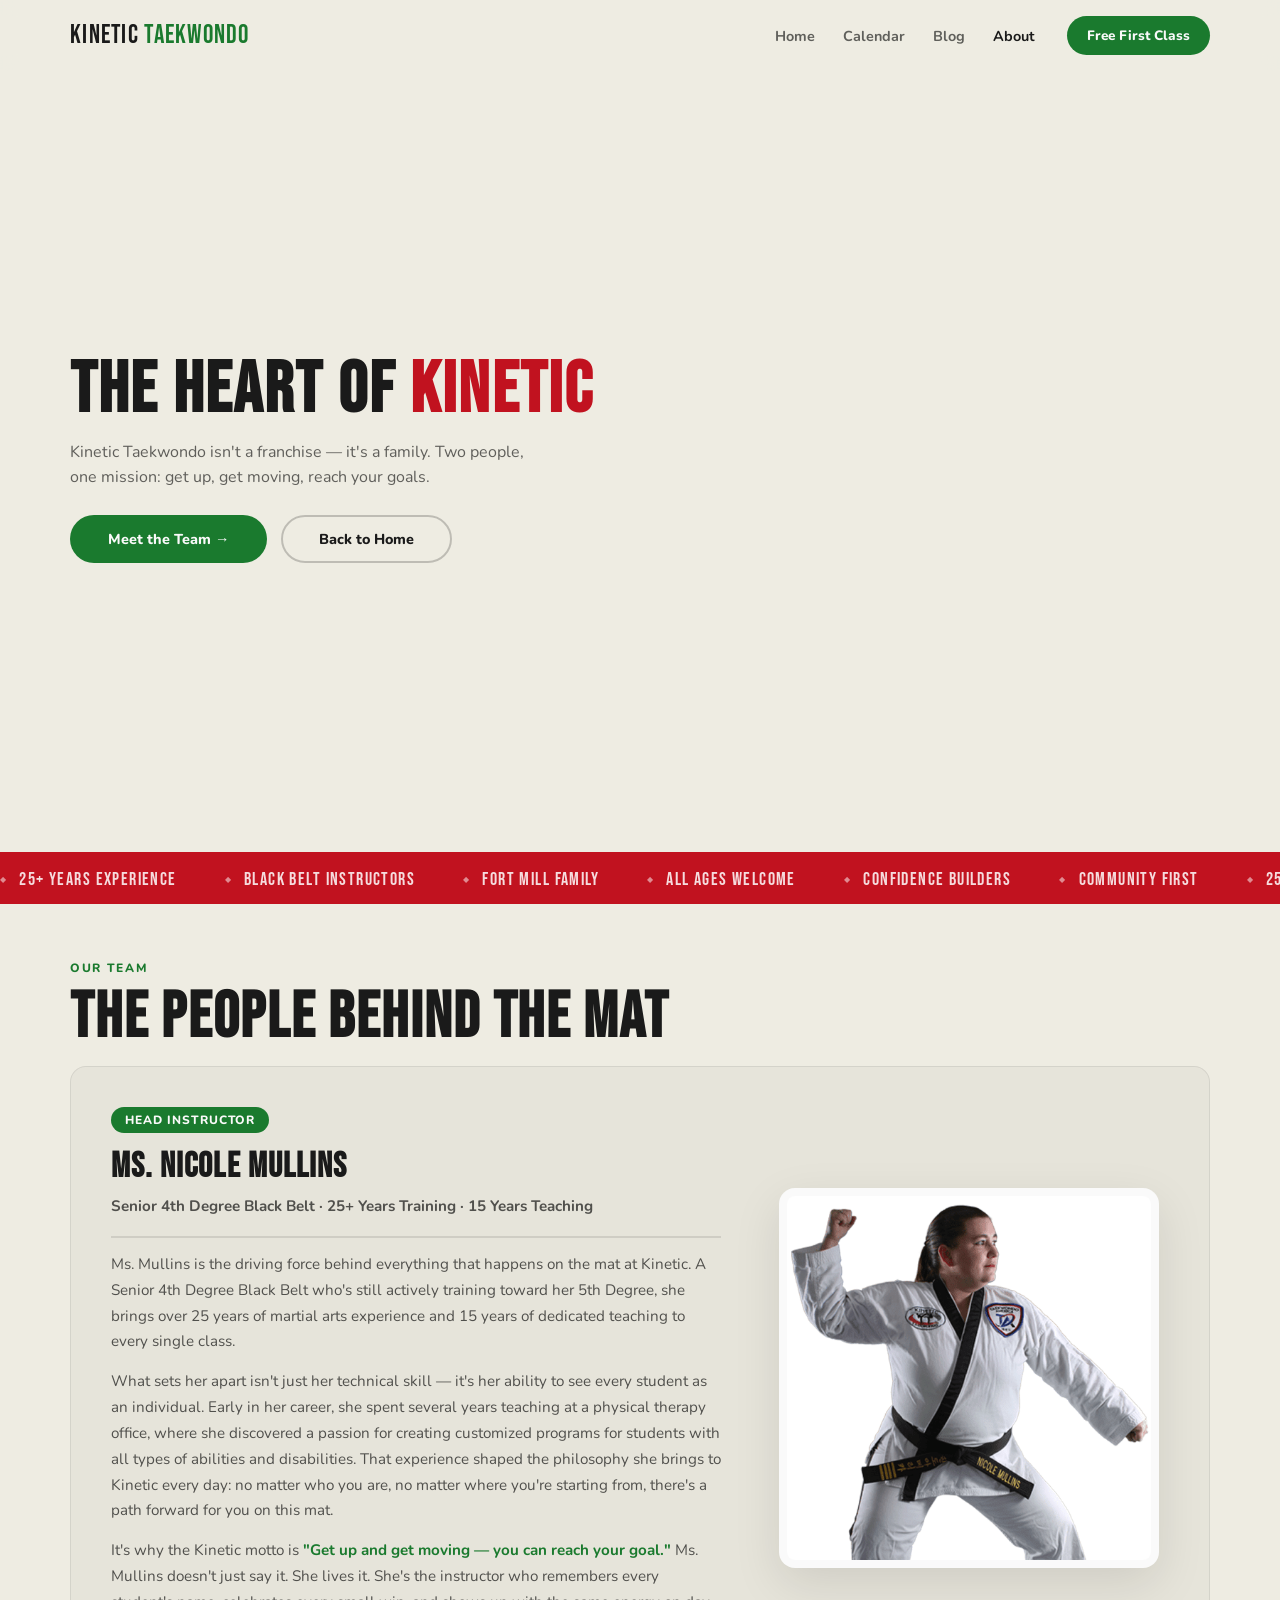
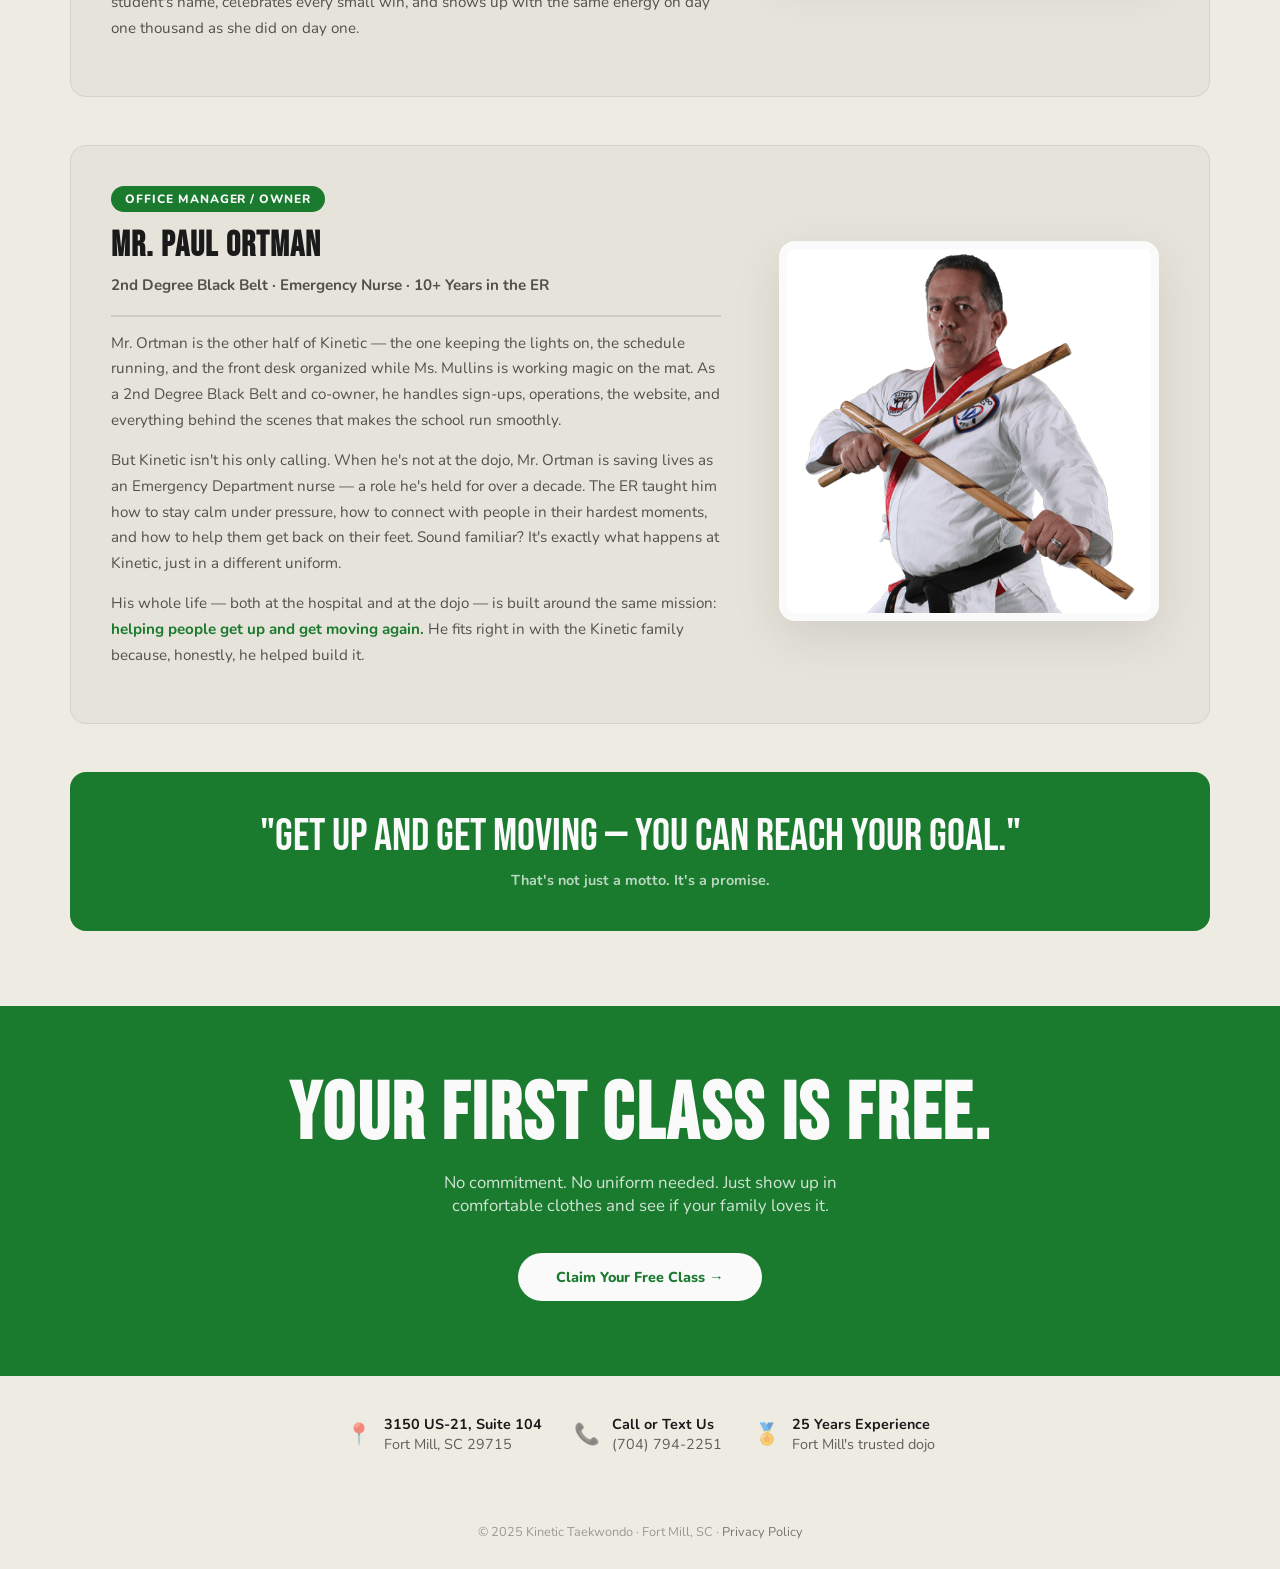
<file: about.html>
<!DOCTYPE html>
<html lang="en">
<head>
<meta charset="UTF-8">
<meta name="viewport" content="width=device-width, initial-scale=1.0">
<title>About | Kinetic Taekwondo · Fort Mill, SC</title>
<link href="https://fonts.googleapis.com/css2?family=Bebas+Neue&family=Nunito:wght@400;600;700;800&display=swap" rel="stylesheet">
<link rel="stylesheet" href="css/style.css?v=18">
<style>
section,.ribbon,.info-bar,.cta-band{position:relative}
section::after,.ribbon::after,.info-bar::after,.cta-band::after{content:'';position:absolute;bottom:-3px;left:0;right:0;height:3px;background:inherit;z-index:10;pointer-events:none}
.ribbon{overflow-x:hidden!important;overflow-y:visible!important}
</style>
</head>
<body>

<!-- NAV -->
<nav>
  <a href="index.html" class="nav-logo">KINETIC <span>TAEKWONDO</span></a>
  <ul class="nav-links">
    <li><a href="index.html">Home</a></li>
    <li><a href="calendar.html">Calendar</a></li>
    <li><a href="blog.html">Blog</a></li>
    <li><a href="about.html" style="color:var(--dark);">About</a></li>

  </ul>
  <a href="index.html#signup" class="nav-cta">Free First Class</a>
  <button class="nav-toggle" aria-label="Menu">☰</button>
</nav>

<!-- HERO -->
<section class="hero hero--compact">
  <div class="hero-eyebrow">Meet Your Instructors</div>
  <h1>The Heart of <span>Kinetic</span></h1>
  <p class="hero-sub">Kinetic Taekwondo isn't a franchise — it's a family. Two people, one mission: get up, get moving, reach your goals.</p>
  <div class="hero-actions">
    <a href="#about" class="btn-primary">Meet the Team →</a>
    <a href="index.html" class="btn-ghost">Back to Home</a>
  </div>
</section>

<!-- RIBBON -->
<div class="ribbon ribbon--hero">
  <div class="ribbon-inner">
    <span class="ribbon-item">25+ Years Experience</span>
    <span class="ribbon-item">Black Belt Instructors</span>
    <span class="ribbon-item">Fort Mill Family</span>
    <span class="ribbon-item">All Ages Welcome</span>
    <span class="ribbon-item">Confidence Builders</span>
    <span class="ribbon-item">Community First</span>
    <span class="ribbon-item">25+ Years Experience</span>
    <span class="ribbon-item">Black Belt Instructors</span>
    <span class="ribbon-item">Fort Mill Family</span>
    <span class="ribbon-item">All Ages Welcome</span>
    <span class="ribbon-item">Confidence Builders</span>
    <span class="ribbon-item">Community First</span>
  </div>
</div>

<!-- ABOUT US -->
<section class="about" id="about">
  <div class="section-label">Our Team</div>
  <h2 class="section-title">The People Behind the Mat</h2>

  <div class="about-grid">

    <div class="about-card about-card--reverse">
      <div class="about-img">
        <img src="img/Nicole-Mullins.webp" alt="Ms. Nicole Mullins — Head Instructor">
      </div>
      <div class="about-info">
        <div class="about-badge">Head Instructor</div>
        <h3>Ms. Nicole Mullins</h3>
        <p class="about-rank">Senior 4th Degree Black Belt · 25+ Years Training · 15 Years Teaching</p>
        <p>Ms. Mullins is the driving force behind everything that happens on the mat at Kinetic. A Senior 4th Degree Black Belt who's still actively training toward her 5th Degree, she brings over 25 years of martial arts experience and 15 years of dedicated teaching to every single class.</p>
        <p>What sets her apart isn't just her technical skill — it's her ability to see every student as an individual. Early in her career, she spent several years teaching at a physical therapy office, where she discovered a passion for creating customized programs for students with all types of abilities and disabilities. That experience shaped the philosophy she brings to Kinetic every day: no matter who you are, no matter where you're starting from, there's a path forward for you on this mat.</p>
        <p>It's why the Kinetic motto is <strong>"Get up and get moving — you can reach your goal."</strong> Ms. Mullins doesn't just say it. She lives it. She's the instructor who remembers every student's name, celebrates every small win, and shows up with the same energy on day one thousand as she did on day one.</p>
      </div>
    </div>

    <div class="about-card about-card--reverse">
      <div class="about-img">
        <img src="img/Paul-Ortman.webp" alt="Mr. Paul Ortman — Office Manager & Owner">
      </div>
      <div class="about-info">
        <div class="about-badge">Office Manager / Owner</div>
        <h3>Mr. Paul Ortman</h3>
        <p class="about-rank">2nd Degree Black Belt · Emergency Nurse · 10+ Years in the ER</p>
        <p>Mr. Ortman is the other half of Kinetic — the one keeping the lights on, the schedule running, and the front desk organized while Ms. Mullins is working magic on the mat. As a 2nd Degree Black Belt and co-owner, he handles sign-ups, operations, the website, and everything behind the scenes that makes the school run smoothly.</p>
        <p>But Kinetic isn't his only calling. When he's not at the dojo, Mr. Ortman is saving lives as an Emergency Department nurse — a role he's held for over a decade. The ER taught him how to stay calm under pressure, how to connect with people in their hardest moments, and how to help them get back on their feet. Sound familiar? It's exactly what happens at Kinetic, just in a different uniform.</p>
        <p>His whole life — both at the hospital and at the dojo — is built around the same mission: <strong>helping people get up and get moving again.</strong> He fits right in with the Kinetic family because, honestly, he helped build it.</p>
      </div>
    </div>

  </div>

  <div class="about-motto">
    <p>"Get up and get moving — you can reach your goal."</p>
    <span>That's not just a motto. It's a promise.</span>
  </div>
</section>

<!-- CTA BAND -->
<section class="cta-band">
  <h2>YOUR FIRST CLASS IS FREE.</h2>
  <p>No commitment. No uniform needed. Just show up in comfortable clothes and see if your family loves it.</p>
  <a href="index.html#signup" class="btn-primary btn-primary--inverted">Claim Your Free Class →</a>
</section>

<!-- INFO BAR -->
<div class="info-bar">
  <div class="info-item">
    <span class="info-icon">📍</span>
    <span><strong>3150 US-21, Suite 104</strong><br>Fort Mill, SC 29715</span>
  </div>
  <div class="info-item">
    <span class="info-icon">📞</span>
    <span><strong>Call or Text Us</strong><br>(704) 794-2251</span>
  </div>
  <div class="info-item">
    <span class="info-icon">🏅</span>
    <span><strong>25 Years Experience</strong><br>Fort Mill's trusted dojo</span>
  </div>
</div>

<!-- FOOTER -->
<footer>
  <p>© 2025 Kinetic Taekwondo · Fort Mill, SC · <a href="#">Privacy Policy</a></p>
</footer>

<script>
document.querySelector('.nav-toggle').addEventListener('click', function() {
  document.querySelector('.nav-links').classList.toggle('open');
});
document.querySelectorAll('.nav-links a').forEach(function(link) {
  link.addEventListener('click', function() {
    document.querySelector('.nav-links').classList.remove('open');
  });
});
</script>
</body>
</html>
</file>
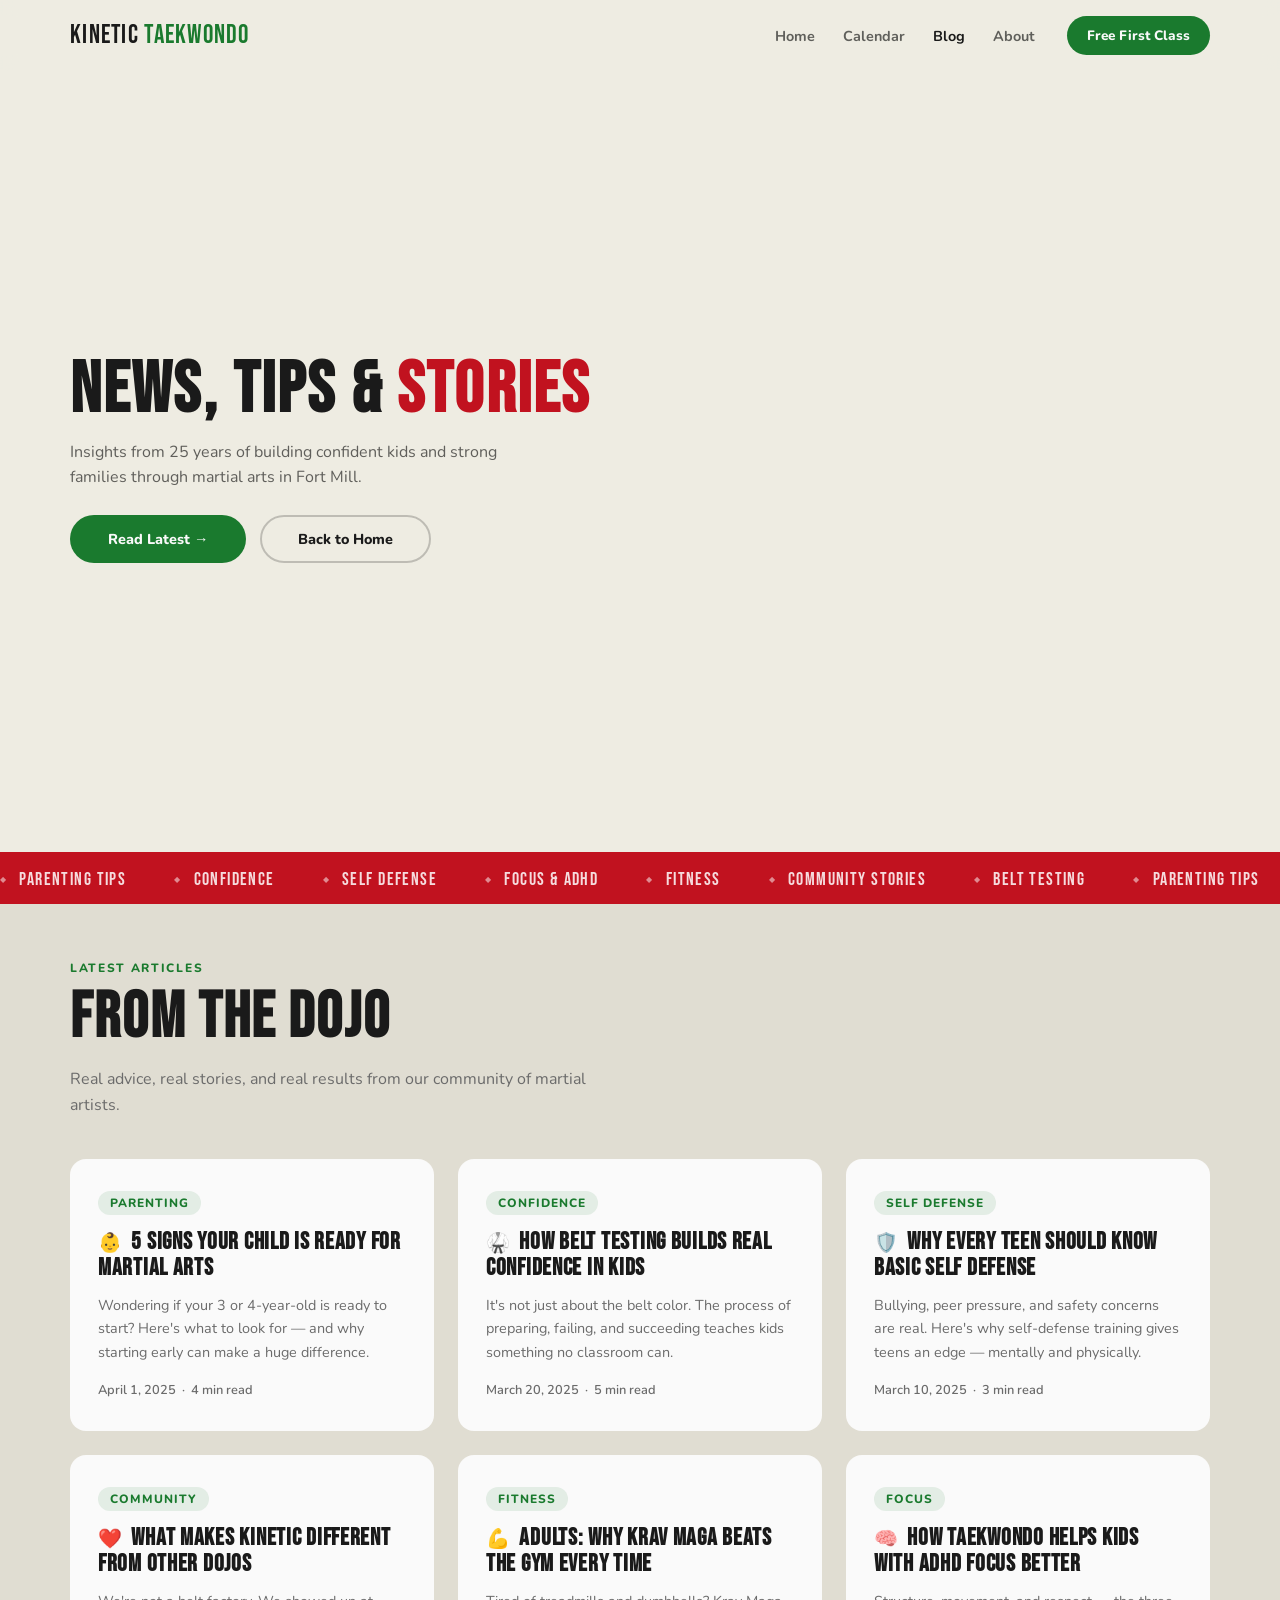
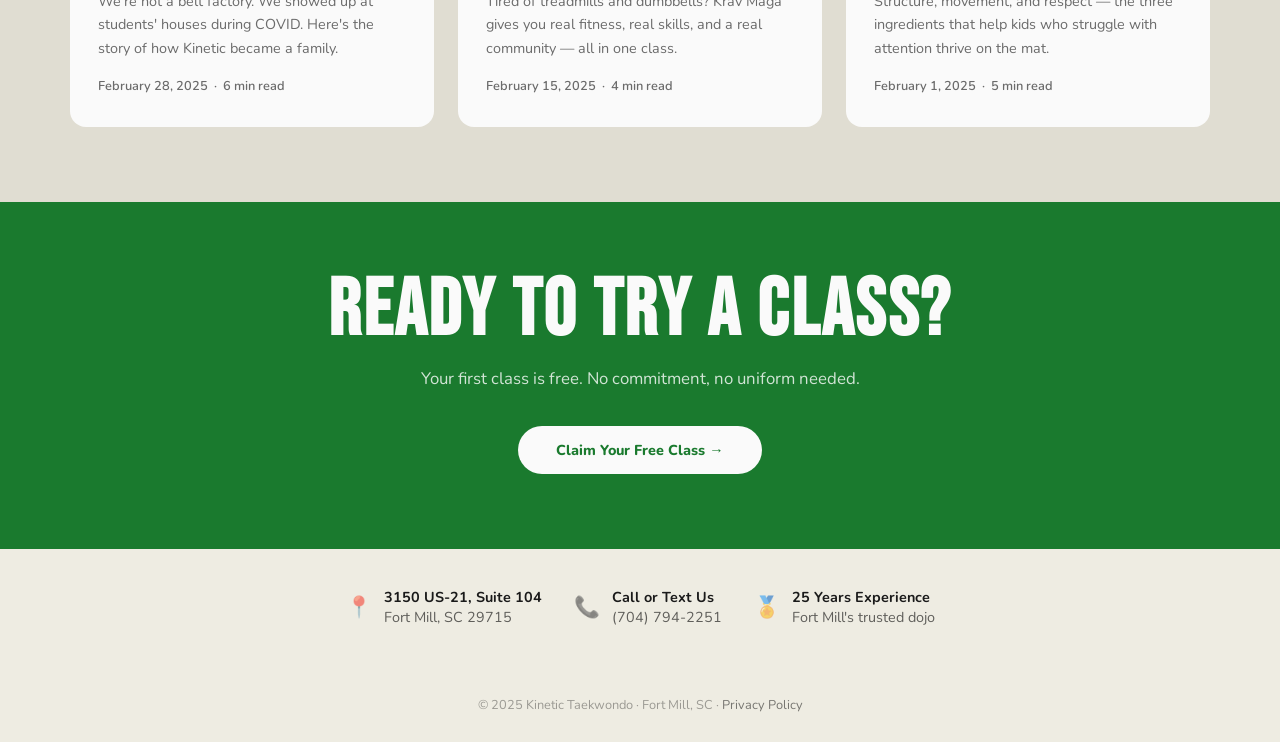
<file: blog.html>
<!DOCTYPE html>
<html lang="en">
<head>
<meta charset="UTF-8">
<meta name="viewport" content="width=device-width, initial-scale=1.0">
<title>Blog | Kinetic Taekwondo · Fort Mill, SC</title>
<link href="https://fonts.googleapis.com/css2?family=Bebas+Neue&family=Nunito:wght@400;600;700;800&display=swap" rel="stylesheet">
<link rel="stylesheet" href="css/style.css?v=18">
<style>
section,.ribbon,.info-bar,.cta-band{position:relative}
section::after,.ribbon::after,.info-bar::after,.cta-band::after{content:'';position:absolute;bottom:-3px;left:0;right:0;height:3px;background:inherit;z-index:10;pointer-events:none}
.ribbon{overflow-x:hidden!important;overflow-y:visible!important}
</style>
</head>
<body>

<!-- NAV -->
<nav>
  <a href="index.html" class="nav-logo">KINETIC <span>TAEKWONDO</span></a>
  <ul class="nav-links">
    <li><a href="index.html">Home</a></li>
    <li><a href="calendar.html">Calendar</a></li>
    <li><a href="blog.html" style="color:var(--dark);">Blog</a></li>
    <li><a href="about.html">About</a></li>

  </ul>
  <a href="index.html#signup" class="nav-cta">Free First Class</a>
  <button class="nav-toggle" aria-label="Menu">☰</button>
</nav>

<!-- HERO -->
<section class="hero hero--compact">
  <div class="hero-eyebrow">Kinetic Taekwondo Blog</div>
  <h1>News, Tips & <span>Stories</span></h1>
  <p class="hero-sub">Insights from 25 years of building confident kids and strong families through martial arts in Fort Mill.</p>
  <div class="hero-actions">
    <a href="#posts" class="btn-primary">Read Latest →</a>
    <a href="index.html" class="btn-ghost">Back to Home</a>
  </div>
</section>

<!-- RIBBON -->
<div class="ribbon ribbon--hero">
  <div class="ribbon-inner">
    <span class="ribbon-item">Parenting Tips</span>
    <span class="ribbon-item">Confidence</span>
    <span class="ribbon-item">Self Defense</span>
    <span class="ribbon-item">Focus & ADHD</span>
    <span class="ribbon-item">Fitness</span>
    <span class="ribbon-item">Community Stories</span>
    <span class="ribbon-item">Belt Testing</span>
    <span class="ribbon-item">Parenting Tips</span>
    <span class="ribbon-item">Confidence</span>
    <span class="ribbon-item">Self Defense</span>
    <span class="ribbon-item">Focus & ADHD</span>
    <span class="ribbon-item">Fitness</span>
    <span class="ribbon-item">Community Stories</span>
    <span class="ribbon-item">Belt Testing</span>
  </div>
</div>

<!-- BLOG POSTS -->
<section class="programs" id="posts">
  <div class="section-label">Latest Articles</div>
  <h2 class="section-title">From the Dojo</h2>
  <p class="section-sub">Real advice, real stories, and real results from our community of martial artists.</p>
  <div class="blog-grid" id="blogGrid"></div>
</section>

<!-- BLOG MODAL -->
<div class="blog-modal-overlay" id="blogModal">
  <div class="blog-modal">
    <button class="blog-modal-close" id="blogModalClose">&times;</button>
    <div class="blog-modal-tag" id="modalTag"></div>
    <h2 class="blog-modal-title" id="modalTitle"></h2>
    <div class="blog-modal-meta" id="modalMeta"></div>
    <div class="blog-modal-body" id="modalBody"></div>
    <div style="margin-top:32px;text-align:center;">
      <a href="index.html#signup" class="btn-primary">Ready to Start? Claim Your Free Class →</a>
    </div>
  </div>
</div>

<!-- CTA BAND -->
<section class="cta-band">
  <h2>READY TO TRY A CLASS?</h2>
  <p>Your first class is free. No commitment, no uniform needed.</p>
  <a href="index.html#signup" class="btn-primary btn-primary--inverted">Claim Your Free Class →</a>
</section>

<!-- INFO BAR -->
<div class="info-bar">
  <div class="info-item">
    <span class="info-icon">📍</span>
    <span><strong>3150 US-21, Suite 104</strong><br>Fort Mill, SC 29715</span>
  </div>
  <div class="info-item">
    <span class="info-icon">📞</span>
    <span><strong>Call or Text Us</strong><br>(704) 794-2251</span>
  </div>
  <div class="info-item">
    <span class="info-icon">🏅</span>
    <span><strong>25 Years Experience</strong><br>Fort Mill's trusted dojo</span>
  </div>
</div>

<!-- FOOTER -->
<footer>
  <p>© 2025 Kinetic Taekwondo · Fort Mill, SC · <a href="#">Privacy Policy</a></p>
</footer>

<script>
const blogPosts = [
  {
    emoji: '👶',
    tag: 'Parenting',
    title: '5 Signs Your Child Is Ready for Martial Arts',
    preview: 'Wondering if your 3 or 4-year-old is ready to start? Here\'s what to look for — and why starting early can make a huge difference.',
    date: 'April 1, 2025',
    readTime: '4 min read',
    body: `
      <p>It's one of the most common questions we hear from parents at Kinetic: "Is my kid old enough to start?" The truth is, there's no magic age — but there are some clear signals that your child is ready to step onto the mat and begin their martial arts journey. After 25 years of working with kids as young as three, we've learned to spot the signs that a child will thrive in our program. Here are the five biggest ones we look for.</p>

      <h3>1. They Can Follow Simple Instructions</h3>
      <p>We're not talking about perfect obedience here — far from it. If your child can understand basic directions like "stand here," "line up," or "wait your turn," that's more than enough. Our Little Dragons program for ages 3–5 is specifically designed around short attention spans. Activities change every 3–4 minutes, so kids stay engaged without needing to sit still for long stretches. The ability to try to listen is all we need. We'll handle the rest.</p>

      <h3>2. They Have Energy to Burn</h3>
      <p>If your kid is bouncing off the walls at home, climbing the furniture, and running laps around the living room — that's not a problem, that's a superpower waiting to be channeled. Taekwondo takes all of that raw, unstructured energy and funnels it into purposeful movement: kicks, blocks, jumps, rolls, and partner drills. Parents are consistently amazed at how calm and focused their kids are after class. It's not magic — it's what happens when that energy has somewhere meaningful to go.</p>

      <h3>3. They Show Interest in Physical Activity</h3>
      <p>Whether it's pretending to be a ninja in the backyard, play-fighting with siblings, or doing somersaults on the couch — these are all signs that your child has a natural affinity for physical movement. Martial arts meets kids exactly where that instinct lives and shapes it into something productive. Instead of telling them to stop jumping on the bed, we give them a place where jumping, kicking, and yelling are not only allowed — they're encouraged. We take that natural energy and turn it into discipline, coordination, and confidence.</p>

      <h3>4. They're Starting to Interact with Other Kids</h3>
      <p>Martial arts is inherently social, even though it's technically an individual sport. In every class, kids work with partners, line up by rank, take turns on the mat, and cheer each other on during drills. If your child is beginning to show interest in playing with other kids — even if they're still figuring out sharing and turn-taking — the dojo is a fantastic environment to develop those skills in a structured, supportive setting. Many of our students form their closest friendships right here on the mat.</p>

      <h3>5. YOU Feel Ready</h3>
      <p>Here's the one nobody talks about: the biggest factor in whether your child succeeds in martial arts isn't their age or ability — it's your commitment as a parent. If you're ready to bring them consistently, encourage them when it's hard, and celebrate their small wins, they will flourish. Kids are incredibly perceptive. They pick up on your energy, your enthusiasm, and your belief in them. When you're excited about their journey, they'll be excited too. And honestly, most parents end up loving it just as much as their kids.</p>

      <div class="takeaway"><strong>Bottom Line</strong>Most kids are ready to start between ages 3 and 5, and at Kinetic, we meet every child exactly where they are. There's no pressure, no long-term contracts, and your first class is completely free. Come see for yourself — you might be surprised how quickly your little one takes to it.</div>
    `
  },
  {
    emoji: '🥋',
    tag: 'Confidence',
    title: 'How Belt Testing Builds Real Confidence in Kids',
    preview: 'It\'s not just about the belt color. The process of preparing, failing, and succeeding teaches kids something no classroom can.',
    date: 'March 20, 2025',
    readTime: '5 min read',
    body: `
      <p>If you've ever watched a child tie on a new belt for the first time, you've seen something special — a moment of genuine, earned pride that can't be faked or fast-tracked. At Kinetic, belt testing isn't just a ceremony or a formality. It's a process that teaches kids one of the most important lessons they'll ever learn: that real confidence comes from doing hard things, not from being told you're great. Here's how the journey from one belt to the next transforms kids from the inside out.</p>

      <h3>The Weeks Before: Building Grit</h3>
      <p>Long before test day arrives, students begin preparing — and that's where the real magic happens. They practice forms at home in front of the mirror. They drill techniques in class over and over until the movements become second nature. They face the uncomfortable reality that they might not be ready yet, that there are parts of their form that need work, that their kicks aren't quite high enough. This process — the struggle, the repetition, the self-doubt followed by small breakthroughs — is exactly where confidence is built. Not from winning easily, but from persisting through something genuinely difficult. By the time test day comes, they've already grown more than they realize.</p>

      <h3>Test Day: Facing Fear</h3>
      <p>There's nothing quite like the nervous energy in the dojo on belt testing day. Students stand in front of their instructors, their parents, and their peers, knowing that every eye in the room is on them. Their palms sweat. Their hearts race. And then they perform anyway. This is one of the most valuable experiences we offer — the chance to feel afraid and do it anyway. Kids learn that nervousness doesn't mean they can't do something. It just means it matters to them. That lesson transfers directly to school presentations, job interviews, sports tryouts, and every other moment in life where they need to show up under pressure.</p>

      <h3>After the Test: Earned Pride</h3>
      <p>When a child ties on a new belt at the ceremony, they know — deep in their bones — that they earned it. Nobody handed it to them. There was no participation trophy. They put in hours of work, faced a real challenge, and came through on the other side. That feeling of earned accomplishment is fundamentally different from praise or rewards that are given freely. It builds a kind of internal confidence that doesn't depend on external validation. Kids who experience this repeatedly develop a quiet, steady belief in themselves that carries into every area of their life.</p>

      <h3>What If They Don't Pass?</h3>
      <p>It happens — and honestly, it might be the single most valuable experience we offer at Kinetic. When a student doesn't pass their belt test, they learn something that our culture desperately tries to protect kids from: failure is not the end of the story. It's not a reflection of their worth. It's information. It tells them exactly what they need to work on. And when they come back two weeks later, put in the extra effort, and pass on their second attempt, the pride they feel is twice as deep. We've watched kids who failed a test go on to become some of our most dedicated black belts. The setback didn't break them — it made them.</p>

      <blockquote>Every belt tells a story. And at Kinetic, we make sure that story is one of real growth — not just changing colors.</blockquote>
    `
  },
  {
    emoji: '🛡️',
    tag: 'Self Defense',
    title: 'Why Every Teen Should Know Basic Self Defense',
    preview: 'Bullying, peer pressure, and safety concerns are real. Here\'s why self-defense training gives teens an edge — mentally and physically.',
    date: 'March 10, 2025',
    readTime: '3 min read',
    body: `
      <p>The world teens navigate today is more complex, more pressured, and — in some ways — more dangerous than ever before. Between school hallways, social media dynamics, and the simple reality of growing up, teens face situations every day where confidence and awareness matter. Self-defense training isn't about turning your teenager into a fighter. It's about giving them the tools to feel safe, stand tall, and handle whatever comes their way — physically and mentally.</p>

      <h3>Awareness Is the First Defense</h3>
      <p>The most important skill we teach isn't a kick or a punch — it's awareness. We train teens to read their environment, understand body language, recognize when a situation is escalating, and know how to de-escalate before things get physical. We talk about positioning — where to stand in a room, how to keep exits in sight, when to walk away. The reality is that 90% of self-defense is never having to use your hands at all. Our students learn to spot trouble early and make smart decisions that keep them safe long before a confrontation ever happens.</p>

      <h3>Physical Skills for Real Situations</h3>
      <p>When awareness and avoidance aren't enough, our teens are prepared. We don't teach flashy movie moves or choreographed routines. We teach practical, pressure-tested techniques that work in real scenarios: how to break free from grabs and holds, how to create distance between yourself and a threat, how to protect your head and get to safety. Every technique we practice has been refined through real-world application, and we drill them under stress so that muscle memory takes over when adrenaline kicks in. Our teens leave knowing that if they ever need to protect themselves, they can.</p>

      <h3>The Anti-Bullying Effect</h3>
      <p>One of the most powerful things martial arts training does for teenagers is change the way they carry themselves. Teens who train stand taller. They make eye contact. They speak with a quiet confidence that comes from knowing what they're capable of. Bullies — whether in school hallways or online — target perceived weakness and insecurity. Our students simply don't project that. It's not about intimidation; it's about presence. When a teen walks into a room with their shoulders back and their head up, the dynamic shifts. Problems that might have found them before tend to pass them by.</p>

      <h3>Stress Relief They Actually Enjoy</h3>
      <p>Let's be real: most teens aren't going to meditate or journal their way through stress. But hitting pads? Sparring with friends? Pushing their body to its limits in a room full of people who are doing the same thing? That's stress relief they'll actually show up for. The physical intensity of training releases endorphins, burns off anxious energy, and creates a sense of accomplishment that carries into the rest of their week. Parents consistently tell us that their teens come home from training calmer, more focused, and genuinely happier. It's not a cure-all, but it makes a real, measurable difference.</p>

      <div class="takeaway"><strong>The Truth</strong>Every teenager deserves to feel safe, confident, and capable. Self-defense training doesn't just prepare them for worst-case scenarios — it gives them a foundation of physical and mental strength that improves every area of their life.</div>
    `
  },
  {
    emoji: '❤️',
    tag: 'Community',
    title: 'What Makes Kinetic Different from Other Dojos',
    preview: 'We\'re not a belt factory. We showed up at students\' houses during COVID. Here\'s the story of how Kinetic became a family.',
    date: 'February 28, 2025',
    readTime: '6 min read',
    body: `
      <p>There are plenty of martial arts schools in the Fort Mill area. A quick Google search will show you a dozen options, many of them with nice facilities and professional websites. So what makes Kinetic Taekwondo different from all the rest? After 25 years of teaching in this community, we can tell you it comes down to something simple that's actually incredibly rare: we genuinely, deeply care about every student who walks through our door. And that's not a marketing line — it's the foundation everything else is built on.</p>

      <h3>We Know Every Student by Name</h3>
      <p>Kinetic isn't a franchise. There are no rotating instructors who barely remember your child's face. Nicole and Paul have been teaching here for over two decades, and they know every student personally — their strengths, their struggles, their goals, and the little things that make them unique. They remember which kid just started a new school, who's nervous about their upcoming belt test, and whose birthday is next week. That kind of personal attention isn't something you can fake or scale. It's the result of showing up, paying attention, and caring about these kids as people — not just as students filling time slots.</p>

      <h3>We Showed Up During COVID</h3>
      <p>When the pandemic shut everything down in 2020, most martial arts schools moved to Zoom classes or simply closed their doors. We took a different approach. We loaded up our cars and drove to our students' homes. We taught classes in driveways, backyards, and garages. We weren't going to let a virus break the relationships and routines that our kids depended on. Was it efficient? Not really. Was it sustainable long-term? Probably not. But it was the right thing to do, and it showed our families something important: when things get hard, Kinetic doesn't disappear. We show up. That moment defined who we are more than any mission statement ever could.</p>

      <h3>We're Not a Belt Factory</h3>
      <p>Some martial arts schools operate on a promotion schedule — every eight weeks, everyone moves up a belt regardless of skill level. It keeps parents happy and revenue flowing, but it produces students who don't actually know their material. We refuse to do that. At Kinetic, every single belt is earned through demonstrated skill, consistent effort, and real progress. Some students move quickly; others take more time. Both paths are valid, and both produce genuine martial artists. When a Kinetic student ties on a new belt, everyone in the room — instructors, parents, and fellow students — knows that belt represents something real.</p>

      <h3>Family Isn't Just a Word Here</h3>
      <p>We throw movie nights at the dojo where kids bring blankets and popcorn. We have pizza parties after belt tests. We celebrate holidays together and host birthday parties on weekends. Over the years, parents who met through their kids' classes have become close friends. Students who started as shy five-year-olds are now teenage black belts who help teach the younger kids. When you join Kinetic, you're not signing up for a service — you're joining a community of families who look out for each other, on and off the mat. That's something you can't get from a gym membership or a drop-in class.</p>

      <blockquote>Come see the difference for yourself. Your first class is free, and we think you'll feel it the moment you walk through the door.</blockquote>
    `
  },
  {
    emoji: '💪',
    tag: 'Fitness',
    title: 'Adults: Why Krav Maga Beats the Gym Every Time',
    preview: 'Tired of treadmills and dumbbells? Krav Maga gives you real fitness, real skills, and a real community — all in one class.',
    date: 'February 15, 2025',
    readTime: '4 min read',
    body: `
      <p>Let's be honest with each other for a moment: the gym is boring. You've got a membership you feel guilty about not using enough. You show up, spend 30 minutes on a treadmill while staring at a screen, do some machines you're not entirely sure you're using correctly, and leave feeling like you checked a box. Or maybe you don't show up at all — because there's nothing pulling you back. Here's why a growing number of adults in Fort Mill are canceling their gym memberships and training Krav Maga at Kinetic instead.</p>

      <h3>You'll Actually Want to Show Up</h3>
      <p>This is the part that surprises most people. Every single Krav Maga class is different. One day you're working striking combinations on heavy bags. The next you're doing partner drills — defending against grabs, practicing escapes, running through real-world scenarios. There's pad work, cardio bursts, technique breakdowns, and controlled sparring. You never do the same workout twice, and because it's skill-based, there's always a new layer to learn. The gym gives you reps. Krav Maga gives you an experience. And that experience is what keeps people coming back week after week, month after month — not because they feel obligated, but because they genuinely look forward to it.</p>

      <h3>Real Fitness, Not Vanity Fitness</h3>
      <p>Krav Maga builds the kind of fitness that actually matters in your daily life. We're talking about functional strength that helps you carry groceries and pick up your kids without throwing out your back. Cardio endurance that means you're not winded walking up a flight of stairs. Flexibility that keeps your joints healthy as you age. Explosive power that gives you confidence in your physical capabilities. After a few months of consistent training, you'll be in better overall shape than most people who've been going to the gym for years — and you'll have practical self-defense skills to show for it. That's a combination no traditional gym can offer.</p>

      <h3>Learn to Protect Yourself and Your Family</h3>
      <p>This is the part that separates Krav Maga from every other fitness option out there. While the gym makes you stronger, Krav Maga makes you safer. It's a real-world self-defense system originally developed for the Israeli military and now used by law enforcement and military units around the world. You'll learn effective strikes, defenses against common attacks like grabs and chokes, ground defense techniques, and — perhaps most importantly — situational awareness that helps you avoid dangerous situations altogether. There's a peace of mind that comes from knowing you can protect yourself and the people you love. No amount of bench pressing gives you that.</p>

      <h3>Train Alongside Your Kids (or Solo)</h3>
      <p>Many of our adult students didn't come to Kinetic looking for their own training — they came because their kids were already here. They'd sit in the waiting area watching class after class, and eventually they thought, "Why am I just sitting here?" Now they train at the same dojo as their children, sometimes in overlapping time slots. It's become a family activity — one that actually makes everyone in the house stronger, more disciplined, and more connected. Of course, plenty of adults come solo too, and they find the same sense of community and purpose. Either way, Saturday mornings at 8:00 AM is all it takes to start. No experience needed, no special equipment required.</p>

      <div class="takeaway"><strong>Ready?</strong>Saturday mornings at 8:00 AM. That's when our adult Krav Maga class meets. Your first class is free, and we promise you'll never look at a treadmill the same way again.</div>
    `
  },
  {
    emoji: '🧠',
    tag: 'Focus',
    title: 'How Taekwondo Helps Kids with ADHD Focus Better',
    preview: 'Structure, movement, and respect — the three ingredients that help kids who struggle with attention thrive on the mat.',
    date: 'February 1, 2025',
    readTime: '5 min read',
    body: `
      <p>If your child has been diagnosed with ADHD — or if you suspect they might be struggling with attention and impulse control — martial arts might be one of the most impactful decisions you make for them. We say this not as a sales pitch, but as instructors who have watched hundreds of kids with attention challenges transform on the mat over the past 25 years. There's something about the specific combination of structure, physical intensity, and achievable goals in Taekwondo that seems to unlock something in kids who struggle to focus in traditional settings. Here's why it works.</p>

      <h3>Structure They Can Feel</h3>
      <p>Every class at Kinetic follows the same ritual: students bow in, warm up together, drill techniques, practice forms, work with partners, cool down, and bow out. The routine is predictable, consistent, and grounding. For kids with ADHD, who often feel overwhelmed by unpredictable environments and shifting expectations, this kind of clear structure is incredibly calming. They know exactly what's coming next. They know what's expected of them at each stage of class. That predictability reduces the anxiety that often masquerades as hyperactivity, and it frees up mental energy for actual learning. Over time, students internalize this structure and begin to create their own routines outside the dojo — in homework, morning prep, and social situations.</p>

      <h3>Movement Is the Medicine</h3>
      <p>A growing body of research confirms what we've observed for decades: physical activity dramatically improves executive function in children with ADHD. But not just any physical activity — the kind that combines intense movement with cognitive demands. Taekwondo is uniquely suited for this because every class requires students to simultaneously manage their body and their mind. They're memorizing complex forms (patterns of movement), reacting in real-time to training partners, controlling the direction and power of their kicks, and making split-second decisions during sparring drills. It's essentially a full-brain workout disguised as something fun and physical. The result is improved attention, better impulse control, and a calmer nervous system — effects that parents notice at home and teachers notice in the classroom.</p>

      <h3>Short Bursts, Not Long Lectures</h3>
      <p>One of the reasons traditional classroom settings are so challenging for kids with ADHD is the expectation of sustained, passive attention — sitting still, listening quietly, and absorbing information for 30–45 minutes at a stretch. That's not how ADHD brains work, and it sets these kids up for frustration and failure. At Kinetic, we change activities every 3–5 minutes. Kicks, then forms, then partner work, then a game, then back to kicks with a different focus. The constant novelty keeps ADHD brains engaged because there's always something new happening before boredom sets in. Students don't even realize they're focusing for an entire hour-long class — because they never have to focus on any one thing for too long.</p>

      <h3>Respect and Self-Regulation</h3>
      <p>The dojo environment teaches kids with ADHD something that's incredibly difficult to learn in other settings: how to regulate themselves in a social context. They learn to wait their turn during drills. They learn to control their impulses when sparring — to pull back a kick instead of going full force. They learn to bow respectfully, listen when the instructor is speaking, and support their training partners. These aren't arbitrary rules — they're deeply embedded in the martial arts tradition, and kids internalize them because they see the direct connection between self-control and progress. The self-regulation skills they develop on the mat transfer directly to the classroom, the dinner table, and every other environment where impulse control matters.</p>

      <h3>Success They Can See and Touch</h3>
      <p>For many kids with ADHD, the feedback they receive in school and at home is predominantly negative: "Sit still." "Pay attention." "Try harder." "You're not listening." Over time, this constant correction erodes their self-image and makes them believe they're incapable of success. Belt promotions at Kinetic flip that script entirely. When a child earns a new belt — something they can see, touch, and wear — it's undeniable proof that they set a goal, worked toward it, and achieved it. No one can take that away from them. No one can tell them they didn't earn it. In a world that often makes ADHD kids feel like they're falling behind, belt testing gives them concrete evidence that they're moving forward. That's not just motivating — it's transformative.</p>

      <blockquote>We've seen it hundreds of times. Kids who couldn't sit still in school become focused, disciplined martial artists. It doesn't happen overnight — but it happens. And when it does, it changes everything.</blockquote>
    `
  }
];

// Render blog cards
const grid = document.getElementById('blogGrid');
blogPosts.forEach((post, i) => {
  const card = document.createElement('article');
  card.className = 'blog-card';
  card.style.cursor = 'pointer';
  card.innerHTML = `
    <div class="blog-tag">${post.tag}</div>
    <h2><span class="blog-emoji">${post.emoji}</span> ${post.title}</h2>
    <p>${post.preview}</p>
    <div class="blog-meta">
      <span>${post.date}</span>
      <span>&middot;</span>
      <span>${post.readTime}</span>
    </div>
  `;
  card.addEventListener('click', () => openBlogModal(i));
  grid.appendChild(card);
});

// Modal logic
const modal = document.getElementById('blogModal');
const modalTag = document.getElementById('modalTag');
const modalTitle = document.getElementById('modalTitle');
const modalMeta = document.getElementById('modalMeta');
const modalBody = document.getElementById('modalBody');

function openBlogModal(index) {
  const post = blogPosts[index];
  modalTag.textContent = post.emoji + ' ' + post.tag;
  modalTitle.textContent = post.title;
  modalMeta.textContent = post.date + ' · ' + post.readTime;
  modalBody.innerHTML = post.body;
  modal.classList.add('open');
  document.body.style.overflow = 'hidden';
}

function closeBlogModal() {
  modal.classList.remove('open');
  document.body.style.overflow = '';
}

document.getElementById('blogModalClose').addEventListener('click', closeBlogModal);
modal.addEventListener('click', function(e) {
  if (e.target === modal) closeBlogModal();
});
document.addEventListener('keydown', function(e) {
  if (e.key === 'Escape') closeBlogModal();
});

// Mobile menu
document.querySelector('.nav-toggle').addEventListener('click', function() {
  document.querySelector('.nav-links').classList.toggle('open');
});
document.querySelectorAll('.nav-links a').forEach(function(link) {
  link.addEventListener('click', function() {
    document.querySelector('.nav-links').classList.remove('open');
  });
});
</script>
</body>
</html>
</file>
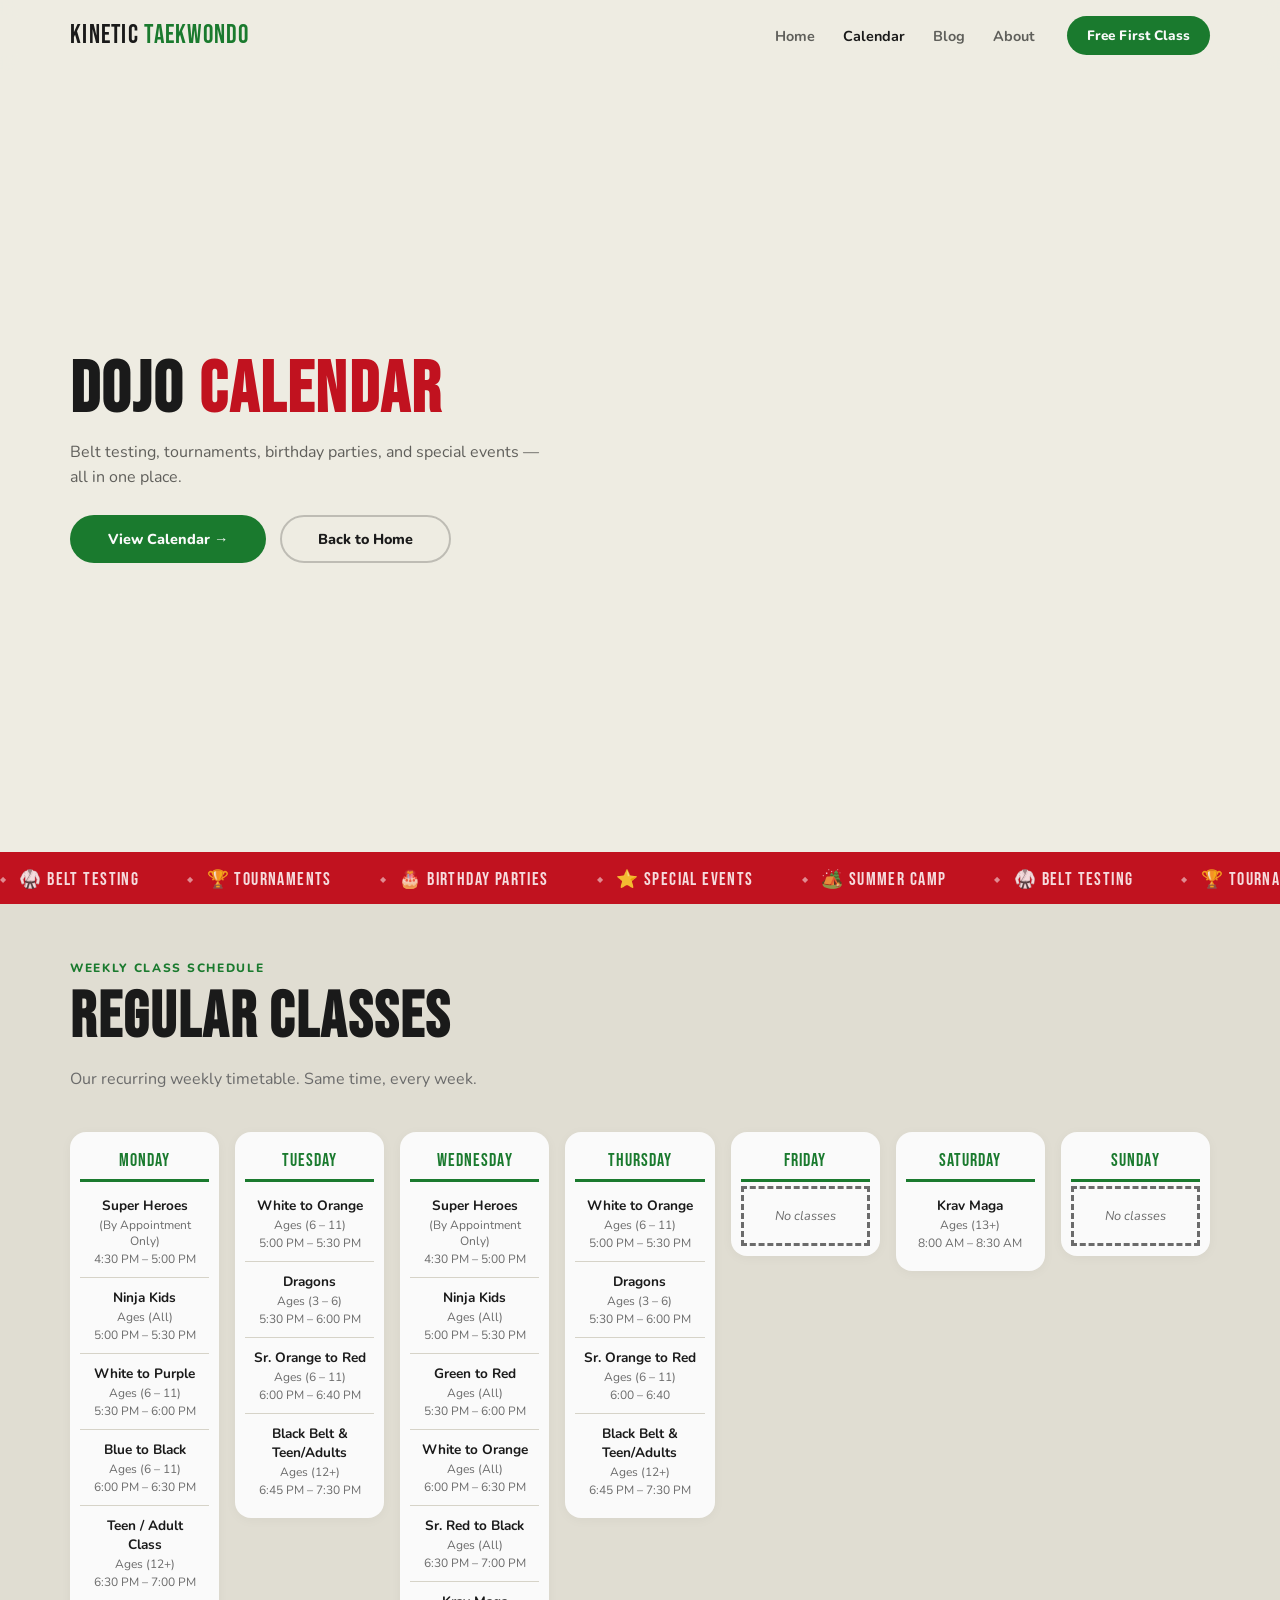
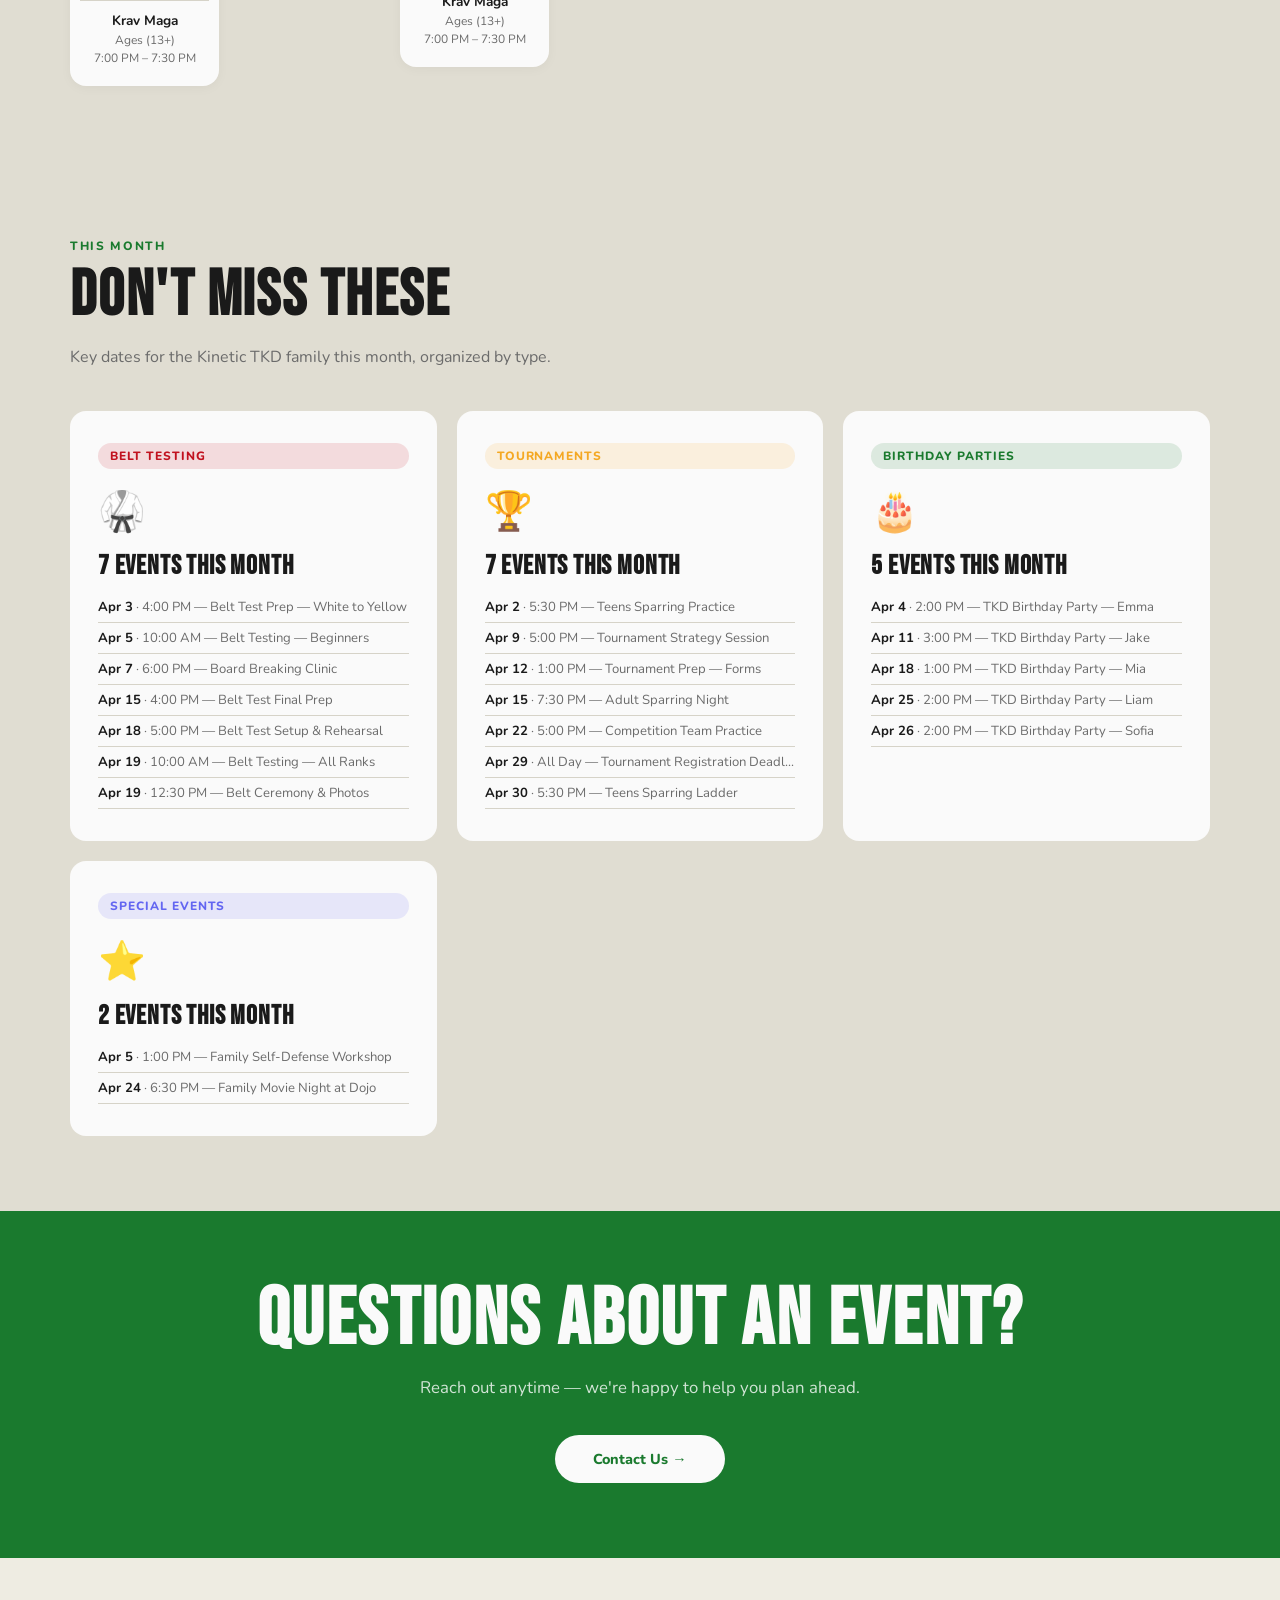
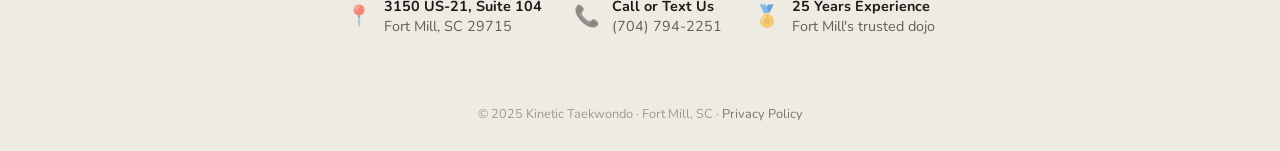
<file: calendar.html>
<!DOCTYPE html>
<html lang="en">
<head>
<meta charset="UTF-8">
<meta name="viewport" content="width=device-width, initial-scale=1.0">
<title>Events Calendar | Kinetic Taekwondo · Fort Mill, SC</title>
<link href="https://fonts.googleapis.com/css2?family=Bebas+Neue&family=Nunito:wght@400;600;700;800&display=swap" rel="stylesheet">
<link rel="stylesheet" href="css/style.css?v=18">
<style>
section,.ribbon,.info-bar,.cta-band{position:relative}
section::after,.ribbon::after,.info-bar::after,.cta-band::after{content:'';position:absolute;bottom:-3px;left:0;right:0;height:3px;background:inherit;z-index:10;pointer-events:none}
.ribbon{overflow-x:hidden!important;overflow-y:visible!important}
</style>
</head>
<body>

<!-- NAV -->
<nav>
  <a href="index.html" class="nav-logo">KINETIC <span>TAEKWONDO</span></a>
  <ul class="nav-links">
    <li><a href="index.html">Home</a></li>
    <li><a href="calendar.html" style="color:var(--dark);">Calendar</a></li>
    <li><a href="blog.html">Blog</a></li>
    <li><a href="about.html">About</a></li>

  </ul>
  <a href="index.html#signup" class="nav-cta">Free First Class</a>
  <button class="nav-toggle" aria-label="Menu">☰</button>
</nav>

<!-- HERO -->
<section class="hero hero--compact">
  <div class="hero-eyebrow">Upcoming Events</div>
  <h1>Dojo <span>Calendar</span></h1>
  <p class="hero-sub">Belt testing, tournaments, birthday parties, and special events — all in one place.</p>
  <div class="hero-actions">
    <a href="#calendar" class="btn-primary">View Calendar →</a>
    <a href="index.html" class="btn-ghost">Back to Home</a>
  </div>
</section>

<!-- RIBBON -->
<div class="ribbon ribbon--hero">
  <div class="ribbon-inner">
    <span class="ribbon-item">🥋 Belt Testing</span>
    <span class="ribbon-item">🏆 Tournaments</span>
    <span class="ribbon-item">🎂 Birthday Parties</span>
    <span class="ribbon-item">⭐ Special Events</span>
    <span class="ribbon-item">🏕️ Summer Camp</span>
    <span class="ribbon-item">🥋 Belt Testing</span>
    <span class="ribbon-item">🏆 Tournaments</span>
    <span class="ribbon-item">🎂 Birthday Parties</span>
    <span class="ribbon-item">⭐ Special Events</span>
    <span class="ribbon-item">🏕️ Summer Camp</span>
  </div>
</div>

<!-- WEEKLY CLASS SCHEDULE -->
<section id="calendar" style="background:var(--soft);">
  <div class="section-label">Weekly Class Schedule</div>
  <h2 class="section-title">Regular Classes</h2>
  <p class="section-sub">Our recurring weekly timetable. Same time, every week.</p>

  <div class="weekly-grid">
    <!-- MONDAY -->
    <div class="wk-col">
      <div class="wk-header">Monday</div>
      <div class="wk-card"><strong>Super Heroes</strong><span>(By Appointment Only)</span><span>4:30 PM – 5:00 PM</span></div>
      <div class="wk-card"><strong>Ninja Kids</strong><span>Ages (All)</span><span>5:00 PM – 5:30 PM</span></div>
      <div class="wk-card"><strong>White to Purple</strong><span>Ages (6 – 11)</span><span>5:30 PM – 6:00 PM</span></div>
      <div class="wk-card"><strong>Blue to Black</strong><span>Ages (6 – 11)</span><span>6:00 PM – 6:30 PM</span></div>
      <div class="wk-card"><strong>Teen / Adult Class</strong><span>Ages (12+)</span><span>6:30 PM – 7:00 PM</span></div>
      <div class="wk-card"><strong>Krav Maga</strong><span>Ages (13+)</span><span>7:00 PM – 7:30 PM</span></div>
    </div>

    <!-- TUESDAY -->
    <div class="wk-col">
      <div class="wk-header">Tuesday</div>
      <div class="wk-card"><strong>White to Orange</strong><span>Ages (6 – 11)</span><span>5:00 PM – 5:30 PM</span></div>
      <div class="wk-card"><strong>Dragons</strong><span>Ages (3 – 6)</span><span>5:30 PM – 6:00 PM</span></div>
      <div class="wk-card"><strong>Sr. Orange to Red</strong><span>Ages (6 – 11)</span><span>6:00 PM – 6:40 PM</span></div>
      <div class="wk-card"><strong>Black Belt & Teen/Adults</strong><span>Ages (12+)</span><span>6:45 PM – 7:30 PM</span></div>
    </div>

    <!-- WEDNESDAY -->
    <div class="wk-col">
      <div class="wk-header">Wednesday</div>
      <div class="wk-card"><strong>Super Heroes</strong><span>(By Appointment Only)</span><span>4:30 PM – 5:00 PM</span></div>
      <div class="wk-card"><strong>Ninja Kids</strong><span>Ages (All)</span><span>5:00 PM – 5:30 PM</span></div>
      <div class="wk-card"><strong>Green to Red</strong><span>Ages (All)</span><span>5:30 PM – 6:00 PM</span></div>
      <div class="wk-card"><strong>White to Orange</strong><span>Ages (All)</span><span>6:00 PM – 6:30 PM</span></div>
      <div class="wk-card"><strong>Sr. Red to Black</strong><span>Ages (All)</span><span>6:30 PM – 7:00 PM</span></div>
      <div class="wk-card"><strong>Krav Maga</strong><span>Ages (13+)</span><span>7:00 PM – 7:30 PM</span></div>
    </div>

    <!-- THURSDAY -->
    <div class="wk-col">
      <div class="wk-header">Thursday</div>
      <div class="wk-card"><strong>White to Orange</strong><span>Ages (6 – 11)</span><span>5:00 PM – 5:30 PM</span></div>
      <div class="wk-card"><strong>Dragons</strong><span>Ages (3 – 6)</span><span>5:30 PM – 6:00 PM</span></div>
      <div class="wk-card"><strong>Sr. Orange to Red</strong><span>Ages (6 – 11)</span><span>6:00 – 6:40</span></div>
      <div class="wk-card"><strong>Black Belt & Teen/Adults</strong><span>Ages (12+)</span><span>6:45 PM – 7:30 PM</span></div>
    </div>

    <!-- FRIDAY -->
    <div class="wk-col">
      <div class="wk-header">Friday</div>
      <div class="wk-card wk-empty">No classes</div>
    </div>

    <!-- SATURDAY -->
    <div class="wk-col">
      <div class="wk-header">Saturday</div>
      <div class="wk-card"><strong>Krav Maga</strong><span>Ages (13+)</span><span>8:00 AM – 8:30 AM</span></div>
    </div>

    <!-- SUNDAY -->
    <div class="wk-col">
      <div class="wk-header">Sunday</div>
      <div class="wk-card wk-empty">No classes</div>
    </div>
  </div>
</section>

<!-- UPCOMING EVENTS BY TYPE (auto-generated) -->
<section class="programs" id="comingUp">
  <div class="section-label">This Month</div>
  <h2 class="section-title">Don't Miss These</h2>
  <p class="section-sub">Key dates for the Kinetic TKD family this month, organized by type.</p>
  <div class="programs-grid" id="comingUpGrid"></div>
</section>

<!-- CTA BAND -->
<section class="cta-band">
  <h2>QUESTIONS ABOUT AN EVENT?</h2>
  <p>Reach out anytime — we're happy to help you plan ahead.</p>
  <a href="index.html#signup" class="btn-primary btn-primary--inverted">Contact Us →</a>
</section>

<!-- INFO BAR -->
<div class="info-bar">
  <div class="info-item">
    <span class="info-icon">📍</span>
    <span><strong>3150 US-21, Suite 104</strong><br>Fort Mill, SC 29715</span>
  </div>
  <div class="info-item">
    <span class="info-icon">📞</span>
    <span><strong>Call or Text Us</strong><br>(704) 794-2251</span>
  </div>
  <div class="info-item">
    <span class="info-icon">🏅</span>
    <span><strong>25 Years Experience</strong><br>Fort Mill's trusted dojo</span>
  </div>
</div>

<!-- FOOTER -->
<footer>
  <p>© 2025 Kinetic Taekwondo · Fort Mill, SC · <a href="#">Privacy Policy</a></p>
</footer>

<script>
// ── EVENT DATA ──
const events = [
  // ── APRIL 2026 ──
  { date: '2026-04-02', title: 'Teens Sparring Practice', time: '5:30 PM', type: 'tournament', icon: '🏆', ages: 'teens', desc: 'Tournament prep sparring for teens. Gear required.' },
  { date: '2026-04-03', title: 'Belt Test Prep — White to Yellow', time: '4:00 PM', type: 'testing', icon: '🥋', ages: 'all', desc: 'Extra practice session for students testing for yellow belt.' },
  { date: '2026-04-04', title: 'TKD Birthday Party — Emma', time: '2:00 PM', type: 'birthday', icon: '🎂', ages: 'ninja', desc: 'Private birthday party for Emma, age 7. Martial arts games and cake!' },
  { date: '2026-04-05', title: 'Belt Testing — Beginners', time: '10:00 AM', type: 'testing', icon: '🥋', ages: 'all', desc: 'White and yellow belt testing. Arrive 15 min early in full uniform.' },
  { date: '2026-04-05', title: 'Family Self-Defense Workshop', time: '1:00 PM', type: 'special', icon: '⭐', ages: 'all', desc: 'Parents and kids learn self-defense together. Free for members.' },
  { date: '2026-04-07', title: 'Board Breaking Clinic', time: '6:00 PM', type: 'testing', icon: '🥋', ages: 'all', desc: 'Practice breaking techniques for upcoming belt test.' },
  { date: '2026-04-09', title: 'Tournament Strategy Session', time: '5:00 PM', type: 'tournament', icon: '🏆', ages: 'all', desc: 'Coach-led session on sparring strategy and scoring.' },
  { date: '2026-04-11', title: 'TKD Birthday Party — Jake', time: '3:00 PM', type: 'birthday', icon: '🎂', ages: 'ninja', desc: 'Jake turns 10! Ninja obstacle course and sparring games.' },
  { date: '2026-04-12', title: 'Tournament Prep — Forms', time: '1:00 PM', type: 'tournament', icon: '🏆', ages: 'all', desc: 'Practice competition forms with judges\' scoring feedback.' },
  { date: '2026-04-15', title: 'Belt Test Final Prep', time: '4:00 PM', type: 'testing', icon: '🥋', ages: 'all', desc: 'Last chance to practice before Saturday\'s belt test. All ranks.' },
  { date: '2026-04-15', title: 'Adult Sparring Night', time: '7:30 PM', type: 'tournament', icon: '🏆', ages: 'adult', desc: 'Competitive sparring rounds for adults. Full gear required.' },
  { date: '2026-04-18', title: 'TKD Birthday Party — Mia', time: '1:00 PM', type: 'birthday', icon: '🎂', ages: 'dragons', desc: 'Mia\'s 6th birthday! Little Dragons themed party with board breaking.' },
  { date: '2026-04-18', title: 'Belt Test Setup & Rehearsal', time: '5:00 PM', type: 'testing', icon: '🥋', ages: 'all', desc: 'Volunteers help set up. Testers do final walk-through.' },
  { date: '2026-04-19', title: 'Belt Testing — All Ranks', time: '10:00 AM', type: 'testing', icon: '🥋', ages: 'all', desc: 'Bi-weekly belt test day. All eligible students. Arrive 15 min early in full uniform.' },
  { date: '2026-04-19', title: 'Belt Ceremony & Photos', time: '12:30 PM', type: 'testing', icon: '🥋', ages: 'all', desc: 'Celebration and photos for all new belt recipients. Refreshments provided.' },
  { date: '2026-04-22', title: 'Competition Team Practice', time: '5:00 PM', type: 'tournament', icon: '🏆', ages: 'all', desc: 'Invitation-only competition team. Preparing for May invitational.' },
  { date: '2026-04-24', title: 'Family Movie Night at Dojo', time: '6:30 PM', type: 'special', icon: '⭐', ages: 'all', desc: 'Bring blankets and snacks! Martial arts movie night for families.' },
  { date: '2026-04-25', title: 'TKD Birthday Party — Liam', time: '2:00 PM', type: 'birthday', icon: '🎂', ages: 'ninja', desc: 'Liam turns 8! Full ninja party with games, training, and cake.' },
  { date: '2026-04-26', title: 'TKD Birthday Party — Sofia', time: '2:00 PM', type: 'birthday', icon: '🎂', ages: 'ninja', desc: 'Sofia\'s 9th birthday! Board breaking and team sparring games.' },
  { date: '2026-04-29', title: 'Tournament Registration Deadline', time: 'All Day', type: 'tournament', icon: '🏆', ages: 'all', desc: 'Last day to register for the May 10 Fort Mill Invitational!' },
  { date: '2026-04-30', title: 'Teens Sparring Ladder', time: '5:30 PM', type: 'tournament', icon: '🏆', ages: 'teens', desc: 'Competitive sparring ladder — climb the ranks before tournament.' },
  // ── MAY 2026 ──
  { date: '2026-05-01', title: 'Ninja Kids Class', time: '4:30 PM', type: 'special', icon: '⭐', ages: 'ninja', desc: 'Regular Friday class — forms review and games.' },
  { date: '2026-05-02', title: 'Belt Testing — Beginners', time: '10:00 AM', type: 'testing', icon: '🥋', ages: 'all', desc: 'White and yellow belt testing. Bi-weekly schedule.' },
  { date: '2026-05-03', title: 'Tournament Prep Workshop', time: '9:00 AM', type: 'tournament', icon: '🏆', ages: 'all', desc: 'Get ready for the Fort Mill Invitational. Forms & sparring drills.' },
  { date: '2026-05-09', title: 'Tournament Setup Day', time: '4:00 PM', type: 'tournament', icon: '🏆', ages: 'all', desc: 'Volunteers help set up the venue. Pizza provided!' },
  { date: '2026-05-10', title: 'Fort Mill Invitational', time: '9:00 AM', type: 'tournament', icon: '🏆', ages: 'all', desc: 'Annual tournament — forms, sparring, board breaking. All levels welcome.' },
  { date: '2026-05-10', title: 'Awards Ceremony', time: '3:00 PM', type: 'tournament', icon: '🏆', ages: 'all', desc: 'Medals and trophies for all competitors. Family celebration!' },
  { date: '2026-05-16', title: 'Belt Testing — All Ranks', time: '10:00 AM', type: 'testing', icon: '🥋', ages: 'all', desc: 'Bi-weekly belt test. All eligible students welcome.' },
  { date: '2026-05-17', title: 'TKD Birthday Party', time: '1:00 PM', type: 'birthday', icon: '🎂', ages: 'all', desc: 'Private birthday party with martial arts games and obstacle course.' },
  { date: '2026-05-24', title: 'Memorial Day — No Classes', time: 'All Day', type: 'special', icon: '⭐', ages: 'all', desc: 'Dojo closed for Memorial Day. See you Tuesday!' },
  { date: '2026-05-30', title: 'Belt Testing — Beginners', time: '10:00 AM', type: 'testing', icon: '🥋', ages: 'all', desc: 'Bi-weekly belt testing for white through green belts.' },
  { date: '2026-05-30', title: 'TKD Birthday Party', time: '2:00 PM', type: 'birthday', icon: '🎂', ages: 'all', desc: 'End of May birthday bash at the dojo!' },
  // ── JUNE 2026 ──
  { date: '2026-06-06', title: 'Belt Testing — All Ranks', time: '10:00 AM', type: 'testing', icon: '🥋', ages: 'all', desc: 'Bi-weekly belt test. All eligible students.' },
  { date: '2026-06-14', title: 'TKD Birthday Party', time: '3:00 PM', type: 'birthday', icon: '🎂', ages: 'all', desc: 'Weekend birthday bash at the dojo.' },
  { date: '2026-06-16', title: 'Summer Camp Day 1', time: '9:00 AM', type: 'special', icon: '🏕️', ages: 'all', desc: 'Summer camp kicks off! Ages 5–14. 9 AM – 3 PM.' },
  { date: '2026-06-17', title: 'Summer Camp Day 2', time: '9:00 AM', type: 'special', icon: '🏕️', ages: 'all', desc: 'Camp continues — leadership and team games.' },
  { date: '2026-06-18', title: 'Summer Camp Day 3', time: '9:00 AM', type: 'special', icon: '🏕️', ages: 'all', desc: 'Mid-week camp day — board breaking workshop.' },
  { date: '2026-06-19', title: 'Summer Camp Day 4', time: '9:00 AM', type: 'special', icon: '🏕️', ages: 'all', desc: 'Camp day 4 — sparring games and obstacle course.' },
  { date: '2026-06-20', title: 'Belt Testing — Beginners', time: '10:00 AM', type: 'testing', icon: '🥋', ages: 'all', desc: 'Bi-weekly testing. White through green belts.' },
  { date: '2026-06-20', title: 'Summer Camp Day 5', time: '9:00 AM', type: 'special', icon: '🏕️', ages: 'all', desc: 'Camp finale! Demo for parents at 2 PM.' },
  // ── JULY–AUG 2026 ──
  { date: '2026-07-04', title: 'Independence Day — No Classes', time: 'All Day', type: 'special', icon: '⭐', ages: 'all', desc: 'Dojo closed. Happy 4th of July!' },
  { date: '2026-07-11', title: 'Belt Testing — All Ranks', time: '10:00 AM', type: 'testing', icon: '🥋', ages: 'all', desc: 'Bi-weekly belt test. All eligible students.' },
  { date: '2026-07-18', title: 'Mid-Year Tournament', time: '10:00 AM', type: 'tournament', icon: '🏆', ages: 'all', desc: 'Regional TKD tournament. Register by July 10.' },
  { date: '2026-07-25', title: 'Belt Testing — Beginners', time: '10:00 AM', type: 'testing', icon: '🥋', ages: 'all', desc: 'Bi-weekly testing for white through green belts.' },
  { date: '2026-08-01', title: 'Belt Testing — All Ranks', time: '10:00 AM', type: 'testing', icon: '🥋', ages: 'all', desc: 'Bi-weekly belt test for all eligible students.' },
  { date: '2026-08-15', title: 'Belt Testing — Beginners', time: '10:00 AM', type: 'testing', icon: '🥋', ages: 'all', desc: 'Bi-weekly testing. Back to school energy!' },
  { date: '2026-08-15', title: 'Back to School Bash', time: '1:00 PM', type: 'special', icon: '⭐', ages: 'all', desc: 'Fun event to kick off the school year. Games and prizes!' },
  { date: '2026-08-22', title: 'TKD Birthday Party', time: '2:00 PM', type: 'birthday', icon: '🎂', ages: 'all', desc: 'Weekend birthday celebration at the dojo.' },
  { date: '2026-08-29', title: 'Belt Testing — All Ranks', time: '10:00 AM', type: 'testing', icon: '🥋', ages: 'all', desc: 'End of summer belt test. All eligible students.' },
];

const typeColors = { testing: '#C1121F', tournament: '#F4A823', birthday: '#1A7A2E', special: '#6366F1' };
const typeLabels = { testing: 'Belt Testing', tournament: 'Tournaments', birthday: 'Birthday Parties', special: 'Special Events' };
const typeIcons = { testing: '🥋', tournament: '🏆', birthday: '🎂', special: '⭐' };

const currentDate = new Date(2026, 3, 1); // April 2026

function getMonthEvents(year, month) {
  const prefix = year + '-' + String(month+1).padStart(2,'0');
  return events.filter(e => e.date.startsWith(prefix)).sort((a,b) => a.date.localeCompare(b.date));
}

function renderComingUpCards() {
  const year = currentDate.getFullYear();
  const month = currentDate.getMonth();
  const monthEvents = getMonthEvents(year, month);
  const grid = document.getElementById('comingUpGrid');
  const typeOrder = ['testing', 'tournament', 'birthday', 'special'];
  let html = '';

  typeOrder.forEach(type => {
    const typed = monthEvents.filter(e => e.type === type);
    if (!typed.length) return;
    html += '<div class="program-card">' +
      '<span class="program-age" style="background:' + typeColors[type] + '22;color:' + typeColors[type] + ';">' + typeLabels[type] + '</span>' +
      '<span class="program-icon">' + typeIcons[type] + '</span>' +
      '<h3>' + typed.length + ' Event' + (typed.length > 1 ? 's' : '') + ' This Month</h3>' +
      '<ul style="list-style:none;padding:0;">' +
      typed.map(e => {
        const d = new Date(e.date + 'T12:00:00');
        const label = d.toLocaleDateString('en-US', { month: 'short', day: 'numeric' });
        return '<li style="font-size:0.82rem;color:#6B6B6B;padding:6px 0;border-bottom:1px solid #D6D3C8;white-space:nowrap;overflow:hidden;text-overflow:ellipsis;">' +
          '<strong style="color:#1A1A1A;">' + label + '</strong> · ' + e.time + ' — ' + e.title + '</li>';
      }).join('') +
      '</ul></div>';
  });

  grid.innerHTML = html;
}

renderComingUpCards();

// Mobile menu toggle
document.querySelector('.nav-toggle').addEventListener('click', function() {
  document.querySelector('.nav-links').classList.toggle('open');
});
document.querySelectorAll('.nav-links a').forEach(function(link) {
  link.addEventListener('click', function() {
    document.querySelector('.nav-links').classList.remove('open');
  });
});
</script>
</body>
</html>
</file>
<file: css/style.css>
:root {
  --green: #1A7A2E;
  --green-dark: #145F23;
  --red: #C1121F;
  --dark: #1A1A1A;
  --cream: #EEECE2;
  --white: #FAFAFA;
  --gold: #F4A823;
  --soft: #E0DDD2;
  --gray: #6B6B6B;
  --border-light: #D6D3C8;
  --purple: #6366F1;
  --radius: 16px;
}

* { margin: 0; padding: 0; box-sizing: border-box; }

html { scroll-behavior: smooth; scroll-padding-top: 80px; }

body {
  font-family: 'Nunito', sans-serif;
  background: var(--cream);
  color: var(--dark);
  overflow-x: hidden;
  display: flex;
  flex-direction: column;
}

h1, h2, h3, .display {
  font-family: 'Bebas Neue', sans-serif;
  letter-spacing: 0.03em;
}

/* ── NAV ── */
nav {
  position: fixed;
  top: 0; left: 0; right: 0;
  z-index: 100;
  display: flex;
  align-items: center;
  padding: 16px max(24px, calc((100% - 1140px) / 2));
  gap: 32px;
  background: rgba(238,236,226,0.95);
  backdrop-filter: blur(8px);
}

.nav-logo {
  font-family: 'Bebas Neue', sans-serif;
  font-size: 1.6rem;
  color: var(--dark);
  letter-spacing: 0.05em;
  white-space: nowrap;
  text-decoration: none;
}

.nav-logo span { color: var(--green); }

.nav-links {
  display: flex;
  align-items: center;
  list-style: none;
  gap: 28px;
  margin-left: auto;
}

.nav-links li { white-space: nowrap; }

.nav-links a {
  color: rgba(0,0,0,0.6);
  text-decoration: none;
  font-weight: 700;
  font-size: 0.9rem;
  transition: color 0.2s;
}

.nav-links a:hover { color: var(--dark); }

.nav-cta {
  background: var(--green);
  color: var(--white);
  border: none;
  padding: 10px 20px;
  border-radius: 50px;
  font-family: 'Nunito', sans-serif;
  font-weight: 800;
  font-size: 0.85rem;
  cursor: pointer;
  text-decoration: none;
  white-space: nowrap;
  transition: background 0.2s, transform 0.1s;
}

.nav-cta:hover { background: var(--green-dark); transform: scale(1.04); }

.nav-toggle {
  display: none;
  background: none;
  border: none;
  color: var(--dark);
  font-size: 1.5rem;
  cursor: pointer;
}

/* ── HERO ── */
.hero {
  min-height: 100vh;
  background: var(--cream);
  display: flex;
  flex-direction: column;
  justify-content: center;
  align-items: flex-start;
  padding: 90px max(24px, calc((100% - 1140px) / 2)) 80px;
  position: relative;
  overflow: hidden;
}

.hero::before {
  content: none;
}

.hero-bg-img {
  position: absolute;
  right: max(0px, calc((100% - 1140px) / 2));
  top: 50%;
  transform: translateY(-50%);
  height: 85%;
  width: auto;
  max-width: 560px;
  object-fit: contain;
  pointer-events: none;
  user-select: none;
}

@media (max-width: 1400px) {
  .hero-bg-img {
    display: none;
  }
}

.hero-logo {
  width: 120px;
  height: auto;
  margin-bottom: 16px;
  animation: fadeUp 0.5s ease both;
  filter: drop-shadow(0 8px 24px rgba(0,0,0,0.3));
}

.hero--compact {
  min-height: 100vh;
  justify-content: center;
  padding: 100px max(24px, calc((100% - 1140px) / 2)) 80px;
}

.hero-eyebrow {
  display: none;
  background: var(--green);
  color: var(--white);
  font-weight: 800;
  font-size: 0.75rem;
  letter-spacing: 0.12em;
  text-transform: uppercase;
  padding: 6px 14px;
  border-radius: 50px;
  margin-bottom: 20px;
  animation: fadeUp 0.6s ease both;
}

.hero h1 {
  font-size: clamp(2.8rem, 6vw, 4.5rem);
  color: var(--dark);
  line-height: 0.95;
  max-width: 550px;
  animation: fadeUp 0.7s 0.1s ease both;
}

.hero h1 span { color: var(--red); }

.hero-sub {
  margin-top: 14px;
  font-size: 1rem;
  color: rgba(0,0,0,0.6);
  max-width: 480px;
  line-height: 1.6;
  animation: fadeUp 0.7s 0.2s ease both;
}

.hero-actions {
  margin-top: 24px;
  display: flex;
  gap: 14px;
  flex-wrap: wrap;
  animation: fadeUp 0.7s 0.3s ease both;
}

.btn-primary {
  background: var(--green);
  color: var(--white);
  padding: 12px 36px;
  border: 2px solid transparent;
  border-radius: 50px;
  font-weight: 800;
  font-size: 0.9rem;
  text-decoration: none;
  text-align: center;
  transition: background 0.2s, transform 0.15s;
  display: inline-block;
}

.btn-primary:hover { background: var(--green-dark); transform: scale(1.03); }

.btn-primary--inverted {
  background: var(--white);
  color: var(--green);
}

.btn-primary--inverted:hover { background: #e8e8e8; }

.btn-ghost {
  background: transparent;
  color: var(--dark);
  padding: 12px 36px;
  border-radius: 50px;
  font-weight: 800;
  font-size: 0.9rem;
  text-decoration: none;
  text-align: center;
  border: 2px solid rgba(0,0,0,0.2);
  transition: border-color 0.2s;
  display: inline-block;
}

.btn-ghost:hover { border-color: rgba(0,0,0,0.5); }

.hero-trust {
  margin-top: 28px;
  display: inline-flex;
  align-items: center;
  gap: 6px;
  animation: fadeUp 0.7s 0.4s ease both;
  text-decoration: none;
  background: none;
  padding: 0;
  border-radius: 0;
  border: none;
  transition: opacity 0.2s;
  cursor: pointer;
}

.hero-trust:hover {
  opacity: 0.85;
  background: none;
  border-color: transparent;
}

.stars { color: var(--gold); font-size: 0.85rem; letter-spacing: 1px; }

.trust-rating {
  font-family: 'Nunito', sans-serif;
  font-size: 0.85rem;
  font-weight: 700;
  color: rgba(0,0,0,0.6);
}

.trust-text { color: rgba(0,0,0,0.45); font-size: 0.8rem; }

.trust-arrow {
  color: rgba(0,0,0,0.35);
  font-size: 0.8rem;
  transition: transform 0.2s;
}

.hero-trust:hover .trust-arrow { transform: translateX(4px); }
.hero-trust:hover .trust-text { color: rgba(0,0,0,0.6); }

/* ── RIBBON ── */
.ribbon {
  background: var(--red);
  padding: 14px 0;
  overflow: hidden;
  white-space: nowrap;
}

.ribbon-inner {
  display: inline-flex;
  gap: 48px;
  animation: scroll 18s linear infinite;
}

.ribbon-item {
  font-family: 'Bebas Neue', sans-serif;
  font-size: 1.1rem;
  letter-spacing: 0.08em;
  color: rgba(255,255,255,0.85);
  display: flex;
  align-items: center;
  gap: 12px;
}

.ribbon-item::before { content: '◆'; font-size: 0.5rem; opacity: 0.6; }

.ribbon--hero {
  position: relative;
  z-index: 2;
  margin-top: -48px;
}

@keyframes scroll {
  from { transform: translateX(0); }
  to { transform: translateX(-50%); }
}

/* ── SECTIONS ── */
section {
  padding: 72px 24px;
  padding-left: max(24px, calc((100% - 1140px) / 2));
  padding-right: max(24px, calc((100% - 1140px) / 2));
}

.section-label {
  font-weight: 800;
  font-size: 0.75rem;
  letter-spacing: 0.14em;
  text-transform: uppercase;
  color: var(--green);
  margin-bottom: 10px;
}

.section-title {
  font-size: clamp(2.4rem, 6vw, 4rem);
  line-height: 1;
  margin-bottom: 16px;
}

.section-sub {
  font-size: 1rem;
  color: var(--gray);
  max-width: 520px;
  line-height: 1.65;
  margin-bottom: 40px;
}

/* ── PROGRAMS ── */
.programs { background: var(--soft); }

.programs-grid {
  display: grid;
  grid-template-columns: repeat(auto-fit, minmax(240px, 1fr));
  gap: 20px;
  width: 100%;
}

.program-card {
  background: var(--white);
  border-radius: var(--radius);
  padding: 32px 28px;
  position: relative;
  overflow: hidden;
  transition: transform 0.2s, box-shadow 0.2s;
  cursor: pointer;
}

.program-card:hover {
  transform: translateY(-4px);
  box-shadow: 0 20px 40px rgba(0,0,0,0.1);
}

.program-card::after {
  content: '';
  position: absolute;
  bottom: 0; left: 0; right: 0;
  height: 4px;
  background: var(--red);
  transform: scaleX(0);
  transition: transform 0.25s;
  transform-origin: left;
}

.program-card:hover::after { transform: scaleX(1); }

.program-age {
  display: inline-block;
  background: var(--soft);
  color: var(--green);
  font-weight: 800;
  font-size: 0.75rem;
  letter-spacing: 0.08em;
  text-transform: uppercase;
  padding: 5px 12px;
  border-radius: 50px;
  margin-bottom: 16px;
}

.program-icon { font-size: 2.4rem; margin-bottom: 12px; display: block; }

.program-card h3 {
  font-size: 1.7rem;
  margin-bottom: 10px;
}

.program-card p {
  font-size: 1rem;
  color: var(--gray);
  line-height: 1.6;
  margin-bottom: 20px;
}

.program-link {
  font-weight: 800;
  font-size: 0.85rem;
  color: var(--green);
  text-decoration: none;
  display: flex;
  align-items: center;
  gap: 6px;
}

.program-link::after { content: '→'; transition: transform 0.2s; }
.program-card:hover .program-link::after { transform: translateX(4px); }

/* ── ABOUT US ── */
.about { background: var(--cream); color: var(--dark); }

.about .section-label { color: var(--green); }
.about .section-title { color: var(--dark); }
.about .section-sub { color: rgba(0,0,0,0.5); }

.about-grid {
  display: flex;
  flex-direction: column;
  gap: 48px;
  width: 100%;
}

.about-card {
  display: grid;
  grid-template-columns: 400px 1fr;
  gap: 48px;
  align-items: center;
  background: rgba(0,0,0,0.03);
  border: 1px solid rgba(0,0,0,0.08);
  border-radius: var(--radius);
  padding: 40px;
}

.about-card--reverse {
  grid-template-columns: 1fr 400px;
}

.about-card--reverse .about-img { order: 2; }
.about-card--reverse .about-info { order: 1; }

.about-img {
  width: 100%;
  text-align: center;
}

.about-img img {
  width: 100%;
  max-width: 380px;
  border-radius: var(--radius);
  background: var(--white);
  padding: 8px;
  box-shadow: 0 16px 48px rgba(0,0,0,0.1);
}

.about-badge {
  display: inline-block;
  background: var(--green);
  color: var(--white);
  font-weight: 800;
  font-size: 0.75rem;
  letter-spacing: 0.08em;
  text-transform: uppercase;
  padding: 5px 14px;
  border-radius: 50px;
  margin-bottom: 12px;
}

.about-info h3 {
  font-size: 2.2rem;
  margin-bottom: 6px;
  color: var(--dark);
}

.about-rank {
  font-size: 0.85rem;
  color: var(--red);
  font-weight: 700;
  margin-bottom: 16px;
  padding-bottom: 16px;
  border-bottom: 2px solid rgba(0,0,0,0.1);
}

.about-info p {
  font-size: 0.95rem;
  color: rgba(0,0,0,0.65);
  line-height: 1.7;
  margin-bottom: 14px;
}

.about-info strong { color: var(--green); }

.about-motto {
  text-align: center;
  margin-top: 48px;
  padding: 40px 24px;
  background: var(--green);
  border-radius: var(--radius);
}

.about-motto p {
  font-family: 'Bebas Neue', sans-serif;
  font-size: clamp(1.8rem, 4vw, 2.8rem);
  color: var(--white);
  line-height: 1.1;
  margin-bottom: 8px;
}

.about-motto span {
  font-size: 0.9rem;
  color: rgba(255,255,255,0.7);  /* stays white on green bg */
  font-weight: 700;
}

@media (max-width: 800px) {
  .about-card,
  .about-card--reverse {
    grid-template-columns: 1fr;
    padding: 28px 20px;
    text-align: center;
  }
  .about-card--reverse .about-img { order: 0; }
  .about-card--reverse .about-info { order: 0; }
  .about-img img { max-width: 220px; }
}

/* ── WHY US ── */
.why { background: var(--cream); color: var(--dark); }

.why .section-sub { color: rgba(0,0,0,0.5); }

.benefits-grid {
  display: grid;
  grid-template-columns: repeat(auto-fit, minmax(240px, 1fr));
  gap: 24px;
  width: 100%;
}

.benefit {
  padding: 28px 24px;
  background: var(--white);
  border: 1px solid rgba(0,0,0,0.06);
  border-radius: var(--radius);
  box-shadow: 0 2px 12px rgba(0,0,0,0.04);
  transition: border-color 0.2s, background 0.2s, box-shadow 0.2s;
}

.benefit:hover {
  border-color: var(--green);
  background: var(--white);
  box-shadow: 0 8px 24px rgba(0,0,0,0.08);
}

.benefit-icon { font-size: 2rem; margin-bottom: 12px; }

.benefit h4 {
  font-family: 'Bebas Neue', sans-serif;
  font-size: 1.4rem;
  letter-spacing: 0.03em;
  margin-bottom: 8px;
  color: var(--dark);
}

.benefit p { font-size: 0.875rem; color: rgba(0,0,0,0.5); line-height: 1.6; }

/* ── TESTIMONIALS ── */
.testimonials { background: var(--soft); }

.reviews-grid {
  display: grid;
  grid-template-columns: repeat(auto-fit, minmax(300px, 1fr));
  gap: 20px;
  width: 100%;
}

.review-card {
  background: var(--white);
  border-radius: var(--radius);
  padding: 28px;
}

.review-stars { color: var(--gold); font-size: 0.9rem; margin-bottom: 14px; letter-spacing: 2px; }

.review-text {
  font-size: 0.95rem;
  line-height: 1.7;
  color: var(--dark);
  margin-bottom: 16px;
  font-style: italic;
}

.reviewer {
  font-weight: 800;
  font-size: 0.85rem;
  color: var(--gray);
}

/* ── CTA BAND ── */
.cta-band {
  background: var(--green);
  padding: 72px 24px;
  text-align: center;
}

.cta-band h2 {
  font-size: clamp(2.5rem, 7vw, 5rem);
  color: var(--white);
  line-height: 1;
  margin-bottom: 16px;
}

.cta-band p {
  color: rgba(255,255,255,0.8);
  font-size: 1.05rem;
  margin-bottom: 36px;
  max-width: 480px;
  margin-left: auto;
  margin-right: auto;
}

/* ── FORM ── */
.signup-form {
  background: var(--white);
  border-radius: var(--radius);
  padding: 48px 40px;
  max-width: 100%;
  margin: 0 auto;
  box-shadow: 0 8px 40px rgba(0,0,0,0.08);
}

.signup-form h3 {
  font-size: 2rem;
  margin-bottom: 6px;
}

.signup-form p {
  color: var(--gray);
  font-size: 0.9rem;
  margin-bottom: 24px;
}

.form-group { margin-bottom: 14px; }

.form-group input,
.form-group select {
  width: 100%;
  padding: 14px 16px;
  border: 2px solid #E0DDD8;
  border-radius: 10px;
  font-family: 'Nunito', sans-serif;
  font-size: 0.95rem;
  background: var(--white);
  color: var(--dark);
  transition: border-color 0.2s;
  outline: none;
}

.form-group input:focus,
.form-group select:focus { border-color: var(--green); }

.form-submit {
  width: 100%;
  padding: 16px;
  background: var(--green);
  color: var(--white);
  border: none;
  border-radius: 10px;
  font-family: 'Nunito', sans-serif;
  font-weight: 800;
  font-size: 1rem;
  cursor: pointer;
  transition: background 0.2s, transform 0.1s;
  margin-top: 8px;
}

.form-submit:hover { background: var(--green-dark); transform: scale(1.02); }

.form-fine {
  font-size: 0.75rem;
  color: var(--gray);
  text-align: center;
  margin-top: 12px;
  line-height: 1.5;
}

/* ── INFO BAR ── */
.info-bar {
  background: var(--cream);
  padding: 40px max(24px, calc((100% - 1140px) / 2));
  display: flex;
  flex-wrap: wrap;
  justify-content: center;
  gap: 32px;
  border-top: 1px solid rgba(0,0,0,0.08);
}

.info-item {
  display: flex;
  align-items: center;
  gap: 12px;
  color: rgba(0,0,0,0.6);
  font-size: 0.9rem;
}

.info-item strong { color: var(--dark); font-weight: 700; }
.info-icon { font-size: 1.3rem; }

/* ── FOOTER ── */
footer {
  background: var(--cream);
  padding: 28px max(24px, calc((100% - 1140px) / 2));
  text-align: center;
  color: rgba(0,0,0,0.35);
  font-size: 0.8rem;
  border-top: 1px solid rgba(0,0,0,0.08);
}

footer a { color: rgba(0,0,0,0.5); text-decoration: none; }
footer a:hover { color: var(--dark); }

/* ── BLOG ── */
.blog-header {
  background: var(--cream);
  padding: 140px 24px 60px;
}

.blog-header .section-title { color: var(--dark); }

.blog-posts { background: var(--cream); }

.blog-grid {
  display: grid;
  grid-template-columns: repeat(auto-fit, minmax(280px, 1fr));
  gap: 24px;
  width: 100%;
}

.blog-card {
  background: var(--white);
  border-radius: var(--radius);
  padding: 32px 28px;
  transition: transform 0.2s, box-shadow 0.2s;
  cursor: pointer;
}

.blog-card:hover {
  transform: translateY(-4px);
  box-shadow: 0 16px 40px rgba(0,0,0,0.1);
}

.blog-tag {
  display: inline-block;
  background: rgba(26,122,46,0.1);
  color: var(--green);
  font-weight: 800;
  font-size: 0.75rem;
  letter-spacing: 0.08em;
  text-transform: uppercase;
  padding: 4px 12px;
  border-radius: 50px;
  margin-bottom: 14px;
}

.blog-card h2 {
  font-size: 1.5rem;
  line-height: 1.1;
  margin-bottom: 12px;
}

.blog-card p {
  font-size: 0.9rem;
  color: var(--gray);
  line-height: 1.65;
  margin-bottom: 16px;
}

.blog-meta {
  display: flex;
  gap: 6px;
  font-size: 0.8rem;
  color: var(--gray);
  font-weight: 600;
}

/* ── BLOG MODAL ── */
.blog-emoji {
  font-size: 1.2rem;
  margin-right: 4px;
}

.blog-modal-overlay {
  display: none;
  position: fixed;
  top: 0; left: 0; right: 0; bottom: 0;
  background: rgba(0,0,0,0.6);
  z-index: 200;
  align-items: center;
  justify-content: center;
  padding: 24px;
  backdrop-filter: blur(4px);
}

.blog-modal-overlay.open {
  display: flex;
}

.blog-modal {
  background: var(--white);
  border-radius: var(--radius);
  padding: 48px 40px;
  max-width: 720px;
  width: 100%;
  max-height: 85vh;
  overflow-y: auto;
  position: relative;
  box-shadow: 0 24px 80px rgba(0,0,0,0.25);
  animation: modalIn 0.25s ease;
}

@keyframes modalIn {
  from { opacity: 0; transform: translateY(20px) scale(0.97); }
  to { opacity: 1; transform: translateY(0) scale(1); }
}

.blog-modal-close {
  position: absolute;
  top: 16px; right: 20px;
  background: none;
  border: none;
  font-size: 2rem;
  color: var(--gray);
  cursor: pointer;
  line-height: 1;
  transition: color 0.15s;
}

.blog-modal-close:hover { color: var(--dark); }

.blog-modal-tag {
  display: inline-block;
  background: rgba(26,122,46,0.1);
  color: var(--green);
  font-weight: 800;
  font-size: 0.75rem;
  letter-spacing: 0.08em;
  text-transform: uppercase;
  padding: 6px 14px;
  border-radius: 50px;
  margin-bottom: 16px;
}

.blog-modal-title {
  font-size: clamp(1.8rem, 4vw, 2.6rem);
  line-height: 1.05;
  margin-bottom: 12px;
}

.blog-modal-meta {
  font-size: 0.85rem;
  color: var(--gray);
  font-weight: 600;
  margin-bottom: 28px;
  padding-bottom: 20px;
  border-bottom: 1px solid var(--border-light);
}

.blog-modal-body h3 {
  font-family: 'Nunito', sans-serif;
  font-size: 1.15rem;
  font-weight: 800;
  color: var(--green);
  margin: 32px 0 12px;
  padding-bottom: 8px;
  border-bottom: 2px solid var(--soft);
}

.blog-modal-body p {
  font-size: 1rem;
  color: var(--dark);
  line-height: 1.7;
  margin-bottom: 20px;
}

.blog-modal-body strong { color: var(--green); }

.blog-modal-body blockquote {
  border-left: 4px solid var(--green);
  padding: 16px 20px;
  margin: 24px 0;
  background: var(--soft);
  border-radius: 0 12px 12px 0;
  font-style: italic;
  color: var(--gray);
  line-height: 1.7;
}

.blog-modal-body .takeaway {
  background: var(--soft);
  border-radius: var(--radius);
  padding: 20px 24px;
  margin: 28px 0;
  border-left: 4px solid var(--green);
}

.blog-modal-body .takeaway strong {
  display: block;
  margin-bottom: 6px;
  font-size: 0.9rem;
  text-transform: uppercase;
  letter-spacing: 0.06em;
}

@media (max-width: 600px) {
  .blog-modal { padding: 32px 20px; }
  .blog-modal-title { font-size: 1.6rem; }
}

/* ── WEEKLY SCHEDULE ── */
.weekly-grid {
  display: grid;
  grid-template-columns: repeat(7, 1fr);
  gap: 16px;
  width: 100%;
}

.wk-header {
  background: none;
  color: var(--green);
  font-family: 'Bebas Neue', sans-serif;
  font-size: 1.1rem;
  letter-spacing: 0.06em;
  text-align: center;
  text-transform: uppercase;
  padding: 8px 4px;
  border-bottom: 3px solid var(--green);
  margin-bottom: 4px;
}

.wk-col {
  display: flex;
  flex-direction: column;
  gap: 0;
  background: var(--white);
  border-radius: var(--radius);
  padding: 10px;
  align-self: start;
  box-shadow: 0 2px 12px rgba(0,0,0,0.04);
}

.wk-card {
  border-bottom: 1px solid var(--border-light);
  padding: 10px 8px;
  text-align: center;
  display: flex;
  flex-direction: column;
  gap: 2px;
}

.wk-card:last-child { border-bottom: none; }

.wk-card strong {
  font-size: 0.85rem;
  color: var(--dark);
}

.wk-card span {
  font-size: 0.75rem;
  color: var(--gray);
}

.wk-card.wk-empty {
  color: var(--gray);
  font-size: 0.8rem;
  font-style: italic;
  border-style: dashed;
  justify-content: center;
  min-height: 60px;
}

@media (max-width: 800px) {
  .weekly-grid {
    grid-template-columns: 1fr;
    gap: 16px;
  }
  .wk-col { gap: 0; }
}

/* ── CALENDAR ── */
.cal-legend {
  display: flex;
  flex-wrap: wrap;
  gap: 16px;
  margin: 0;
  padding: 10px 0;
  border-top: 1px solid var(--border-light);
  border-bottom: 1px solid var(--border-light);
  margin-bottom: 12px;
}

.cal-legend-item {
  display: flex;
  align-items: center;
  gap: 8px;
  font-size: 0.85rem;
  font-weight: 700;
  color: var(--dark);
}

.cal-dot {
  width: 10px;
  height: 10px;
  border-radius: 50%;
  display: inline-block;
  flex-shrink: 0;
}

.cal-section { padding-top: 48px; }

.cal-layout {
  display: grid;
  grid-template-columns: 3fr 2fr;
  gap: 24px;
  max-width: 1400px;
  width: 100%;
}

.cal-main {
  background: var(--white);
  border-radius: var(--radius);
  padding: 28px;
  box-shadow: 0 4px 24px rgba(0,0,0,0.06);
}

.cal-header {
  display: flex;
  align-items: center;
  justify-content: space-between;
  margin-bottom: 20px;
}

.cal-month {
  font-size: 2rem;
  letter-spacing: 0.04em;
}

.cal-nav-btn {
  background: var(--soft);
  border: none;
  width: 40px;
  height: 40px;
  border-radius: 10px;
  font-size: 1.4rem;
  cursor: pointer;
  color: var(--dark);
  font-weight: 700;
  transition: background 0.2s;
}

.cal-nav-btn:hover { background: var(--green); color: var(--white); }

.cal-weekdays {
  display: grid;
  grid-template-columns: repeat(7, 1fr);
  text-align: center;
  font-weight: 800;
  font-size: 0.75rem;
  text-transform: uppercase;
  letter-spacing: 0.08em;
  color: var(--gray);
  margin-bottom: 8px;
}

.cal-grid {
  display: grid;
  grid-template-columns: repeat(7, 1fr);
  gap: 4px;
}

.cal-day {
  aspect-ratio: auto;
  padding: 8px 4px;
  min-height: 56px;
  display: flex;
  flex-direction: column;
  align-items: center;
  justify-content: center;
  border-radius: 12px;
  cursor: pointer;
  transition: background 0.15s, transform 0.1s;
  position: relative;
  gap: 4px;
}

.cal-day:hover:not(.cal-day-empty) { background: var(--soft); transform: scale(1.05); }

.cal-day-empty { cursor: default; }

.cal-day-num {
  font-weight: 700;
  font-size: 0.95rem;
  color: var(--dark);
}

.cal-day-empty .cal-day-num { color: transparent; }

.cal-day-has-event { background: rgba(26,122,46,0.05); }
.cal-day-has-event .cal-day-num { font-weight: 800; }

.cal-day-selected {
  background: var(--green) !important;
  transform: scale(1.05);
}

.cal-day-selected .cal-day-num { color: var(--white) !important; }
.cal-day-selected .cal-dot { border: 2px solid var(--white); }

.cal-dots {
  display: flex;
  gap: 3px;
}

/* ── CALENDAR SIDEBAR ── */
.cal-sidebar {
  background: var(--white);
  border-radius: var(--radius);
  padding: 28px;
  box-shadow: 0 4px 24px rgba(0,0,0,0.06);
  overflow-y: auto;
  align-self: start;
  max-height: 560px;
}

.cal-sidebar-top {
  margin-bottom: 20px;
}

.cal-sidebar-title {
  font-size: 1.4rem;
  margin-bottom: 12px;
  line-height: 1.2;
}

.cal-filters {
  display: flex;
  flex-wrap: wrap;
  gap: 8px;
}

.cal-filter {
  background: var(--soft);
  border: 2px solid transparent;
  padding: 8px 16px;
  border-radius: 50px;
  font-family: 'Nunito', sans-serif;
  font-weight: 700;
  font-size: 0.82rem;
  cursor: pointer;
  color: var(--gray);
  transition: all 0.15s;
  white-space: nowrap;
  min-height: 38px;
  line-height: 1.2;
}

.cal-filter:hover { border-color: var(--green); color: var(--dark); }

.cal-filter.active {
  background: var(--green);
  color: var(--white);
  border-color: var(--green);
}

.cal-timeline {
  display: flex;
  flex-direction: column;
  gap: 16px;
}

.cal-empty {
  color: var(--gray);
  font-size: 0.9rem;
  font-style: italic;
}

.cal-date-divider {
  font-family: 'Bebas Neue', sans-serif;
  font-size: 1rem;
  letter-spacing: 0.06em;
  color: var(--green);
  padding: 8px 0 4px;
  border-bottom: 1px solid rgba(26,122,46,0.15);
  margin-top: 8px;
}

.cal-event {
  border-left: 4px solid var(--green);
  padding: 16px 16px 16px 20px;
  background: var(--soft);
  border-radius: 0 12px 12px 0;
  transition: transform 0.15s;
}

.cal-event:hover { transform: translateX(4px); }

.cal-event-top {
  display: flex;
  align-items: center;
  justify-content: space-between;
  margin-bottom: 8px;
}

.cal-event-icon { font-size: 1.4rem; }

.cal-event-time {
  font-weight: 800;
  font-size: 0.75rem;
  text-transform: uppercase;
  letter-spacing: 0.06em;
  color: var(--gray);
  background: var(--white);
  padding: 3px 10px;
  border-radius: 50px;
}

.cal-event-title {
  font-family: 'Bebas Neue', sans-serif;
  font-size: 1.3rem;
  letter-spacing: 0.03em;
  margin-bottom: 6px;
}

.cal-event-desc {
  font-size: 0.85rem;
  color: var(--gray);
  line-height: 1.55;
}

@media (max-width: 800px) {
  .cal-layout {
    grid-template-columns: 1fr;
  }
  .cal-sidebar {
    max-height: none;
  }
}

/* ── COMING UP CARDS ── */
#comingUpGrid {
  grid-template-columns: repeat(auto-fit, minmax(300px, 1fr));
}

#comingUpGrid .program-card {
  display: flex;
  flex-direction: column;
}

#comingUpGrid .program-card ul {
  flex: 1;
  margin: 0;
  padding: 0;
  list-style: none;
}

#comingUpGrid .program-card ul::-webkit-scrollbar { width: 4px; }
#comingUpGrid .program-card ul::-webkit-scrollbar-thumb { background: #ccc; border-radius: 4px; }

/* ── SECTION SPACING ── */
.ribbon + section { padding-top: 56px; }

#comingUp { padding-top: 80px; }

.cal-section::before {
  content: '';
  display: block;
  width: 60px;
  height: 3px;
  background: var(--green);
  border-radius: 2px;
  margin: 0 auto 40px;
}

/* ── ANIMATIONS ── */
@keyframes fadeUp {
  from { opacity: 0; transform: translateY(24px); }
  to { opacity: 1; transform: translateY(0); }
}

@keyframes navSlideIn {
  from { opacity: 0; transform: translateY(-12px); }
  to { opacity: 1; transform: translateY(0); }
}

/* ── MOBILE ── */
@media (max-width: 800px) {
  .about-card,
  .about-card--reverse {
    grid-template-columns: 1fr;
    padding: 28px 20px;
    text-align: center;
  }
  .about-card--reverse .about-img { order: 0; }
  .about-card--reverse .about-info { order: 0; }
  .about-img img { max-width: 220px; }
}

@media (max-width: 600px) {
  nav { padding: 14px 18px; flex-wrap: wrap; backdrop-filter: none; }
  .nav-logo { font-size: 1.3rem; }
  .nav-links {
    display: none;
    flex-direction: column;
    position: fixed;
    top: 0;
    left: 0;
    right: 0;
    bottom: 0;
    z-index: 200;
    background: var(--cream);
    padding: 100px 32px 40px;
    gap: 32px;
    align-items: flex-end;
    justify-content: flex-start;
  }
  .nav-links.open { display: flex; }
  .nav-links li {
    opacity: 0;
    transform: translateY(-12px);
    animation: navSlideIn 0.35s ease forwards;
  }
  .nav-links li:nth-child(1) { animation-delay: 0.05s; }
  .nav-links li:nth-child(2) { animation-delay: 0.1s; }
  .nav-links li:nth-child(3) { animation-delay: 0.15s; }
  .nav-links li:nth-child(4) { animation-delay: 0.2s; }
  .nav-links a { font-size: 1.4rem; color: var(--dark); text-align: right; }
  .nav-cta { display: none; }
  .nav-toggle { display: block; margin-left: auto; position: relative; z-index: 201; }
  .hero { padding: 100px 20px 50px; }
  section { padding: 56px 20px; }
  .hero-actions { flex-direction: column; }
  .btn-primary, .btn-ghost { text-align: center; width: 100%; max-width: 280px; padding: 12px 36px; font-size: 0.9rem; }
  .signup-form { padding: 28px 20px; }
  .cta-band { padding: 52px 20px; }
  .programs-grid, .benefits-grid { grid-template-columns: 1fr; }
  .reviews-grid, .blog-grid { grid-template-columns: 1fr; }
}
</file>
